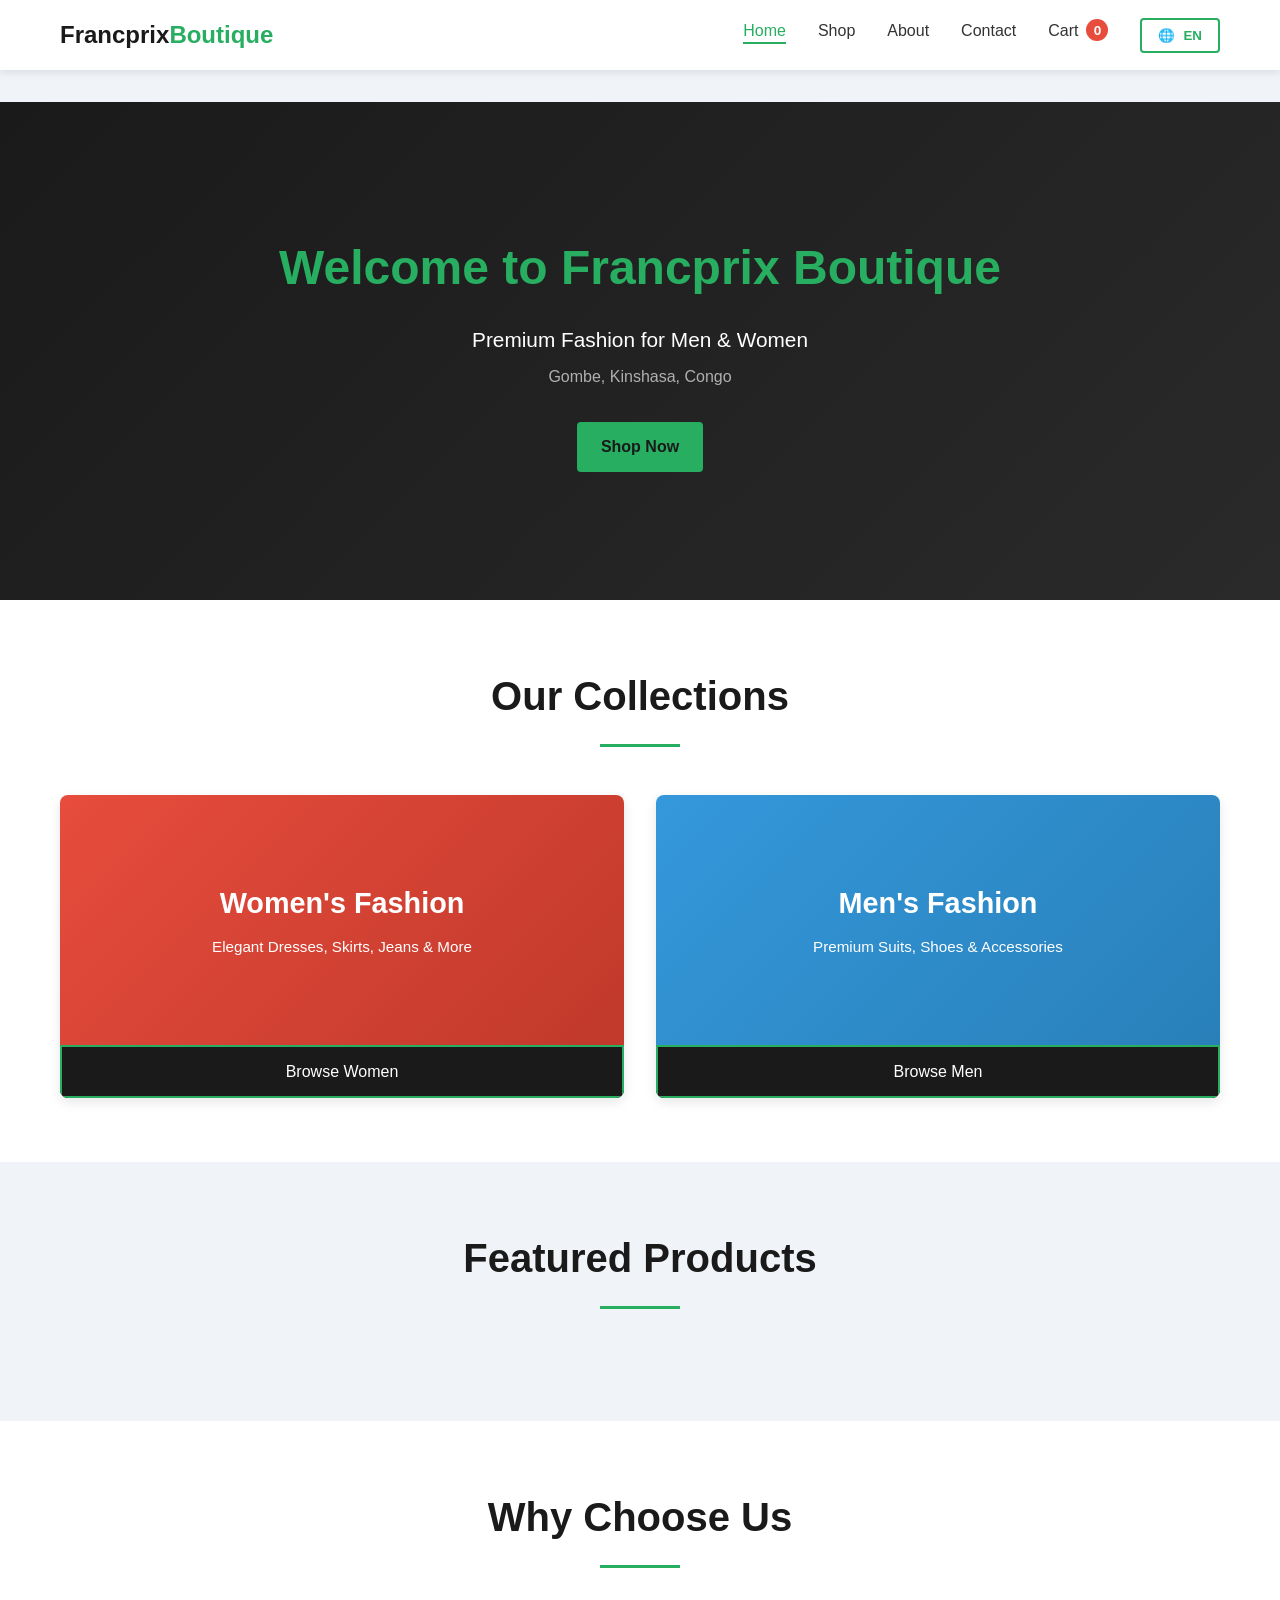
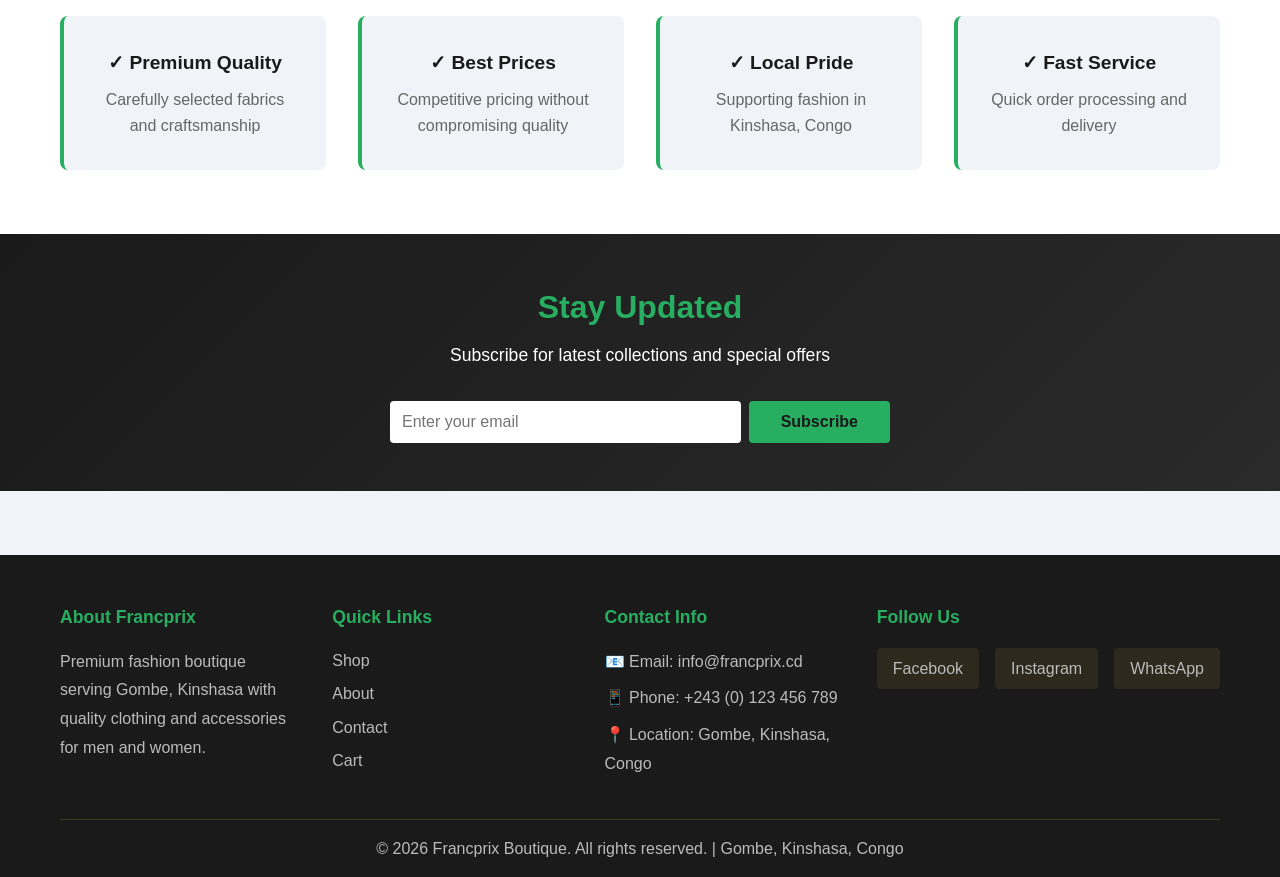
<file: index.html>
<!DOCTYPE html>
<html lang="en">
<head>
    <meta charset="UTF-8">
    <meta name="viewport" content="width=device-width, initial-scale=1.0">
    <title>Francprix Boutique - Premium Fashion | Gombe, Kinshasa</title>
    <link rel="stylesheet" href="css/style.css">
    <script src="js/translations.js"></script>
</head>
<body>
    <!-- Navigation Bar -->
    <nav class="navbar">
        <div class="container">
            <div class="nav-wrapper">
                <div class="logo">
                    <h1>Francprix<span>Boutique</span></h1>
                </div>
                <ul class="nav-menu">
                    <li><a href="index.html" class="active" data-i18n="nav-home">Home</a></li>
                    <li><a href="products.html" data-i18n="nav-shop">Shop</a></li>
                    <li><a href="about.html" data-i18n="nav-about">About</a></li>
                    <li><a href="contact.html" data-i18n="nav-contact">Contact</a></li>
                    <li><a href="cart.html" class="cart-link"><span data-i18n="nav-cart">Cart</span> <span class="cart-count">0</span></a></li>
                    <li class="language-selector">
                        <button class="lang-btn" onclick="toggleLanguageMenu()">🌐 <span id="current-lang">EN</span></button>
                        <div class="lang-menu" id="lang-menu">
                            <button onclick="setLanguage('en')" class="lang-option">English</button>
                            <button onclick="setLanguage('fr')" class="lang-option">Français</button>
                        </div>
                    </li>
                </ul>
                <div class="hamburger">
                    <span></span>
                    <span></span>
                    <span></span>
                </div>
            </div>
        </div>
    </nav>

    <!-- Hero Section -->
    <section class="hero">
        <div class="hero-content">
            <h2 data-i18n="hero-title">Welcome to Francprix Boutique</h2>
            <p data-i18n="hero-subtitle">Premium Fashion for Men & Women</p>
            <p class="location" data-i18n="hero-location">Gombe, Kinshasa, Congo</p>
            <a href="products.html" class="btn btn-primary" data-i18n="hero-btn">Shop Now</a>
        </div>
    </section>

    <!-- Featured Collections -->
    <section class="collections">
        <div class="container">
            <h2 class="section-title" data-i18n="collections-title">Our Collections</h2>
            <div class="collection-grid">
                <div class="collection-card">
                    <div class="collection-image women">
                        <h3>Women's Fashion</h3>
                        <p>Elegant Dresses, Skirts, Jeans & More</p>
                    </div>
                    <a href="products.html?category=women" class="btn btn-secondary">Browse Women</a>
                </div>
                <div class="collection-card">
                    <div class="collection-image men">
                        <h3>Men's Fashion</h3>
                        <p>Premium Suits, Shoes & Accessories</p>
                    </div>
                    <a href="products.html?category=men" class="btn btn-secondary">Browse Men</a>
                </div>
            </div>
        </div>
    </section>

    <!-- Featured Products -->
    <section class="featured">
        <div class="container">
            <h2 class="section-title">Featured Products</h2>
            <div class="products-grid" id="featured-products">
                <!-- Products loaded by JavaScript -->
            </div>
        </div>
    </section>

    <!-- Why Choose Us -->
    <section class="features">
        <div class="container">
            <h2 class="section-title">Why Choose Us</h2>
            <div class="features-grid">
                <div class="feature-item">
                    <h3>✓ Premium Quality</h3>
                    <p>Carefully selected fabrics and craftsmanship</p>
                </div>
                <div class="feature-item">
                    <h3>✓ Best Prices</h3>
                    <p>Competitive pricing without compromising quality</p>
                </div>
                <div class="feature-item">
                    <h3>✓ Local Pride</h3>
                    <p>Supporting fashion in Kinshasa, Congo</p>
                </div>
                <div class="feature-item">
                    <h3>✓ Fast Service</h3>
                    <p>Quick order processing and delivery</p>
                </div>
            </div>
        </div>
    </section>

    <!-- Newsletter -->
    <section class="newsletter">
        <div class="container">
            <h2>Stay Updated</h2>
            <p>Subscribe for latest collections and special offers</p>
            <form class="newsletter-form">
                <input type="email" placeholder="Enter your email" required>
                <button type="submit" class="btn btn-primary">Subscribe</button>
            </form>
        </div>
    </section>

    <!-- Footer -->
    <footer class="footer">
        <div class="container">
            <div class="footer-content">
                <div class="footer-section">
                    <h4>About Francprix</h4>
                    <p>Premium fashion boutique serving Gombe, Kinshasa with quality clothing and accessories for men and women.</p>
                </div>
                <div class="footer-section">
                    <h4>Quick Links</h4>
                    <ul>
                        <li><a href="products.html">Shop</a></li>
                        <li><a href="about.html">About</a></li>
                        <li><a href="contact.html">Contact</a></li>
                        <li><a href="cart.html">Cart</a></li>
                    </ul>
                </div>
                <div class="footer-section">
                    <h4>Contact Info</h4>
                    <p>📧 Email: info@francprix.cd</p>
                    <p>📱 Phone: +243 (0) 123 456 789</p>
                    <p>📍 Location: Gombe, Kinshasa, Congo</p>
                </div>
                <div class="footer-section">
                    <h4>Follow Us</h4>
                    <div class="social-links">
                        <a href="#">Facebook</a>
                        <a href="#">Instagram</a>
                        <a href="#">WhatsApp</a>
                    </div>
                </div>
            </div>
            <div class="footer-bottom">
                <p>&copy; 2026 Francprix Boutique. All rights reserved. | Gombe, Kinshasa, Congo</p>
            </div>
        </div>
    </footer>

    <script src="js/script.js"></script>
</body>
</html>
</file>
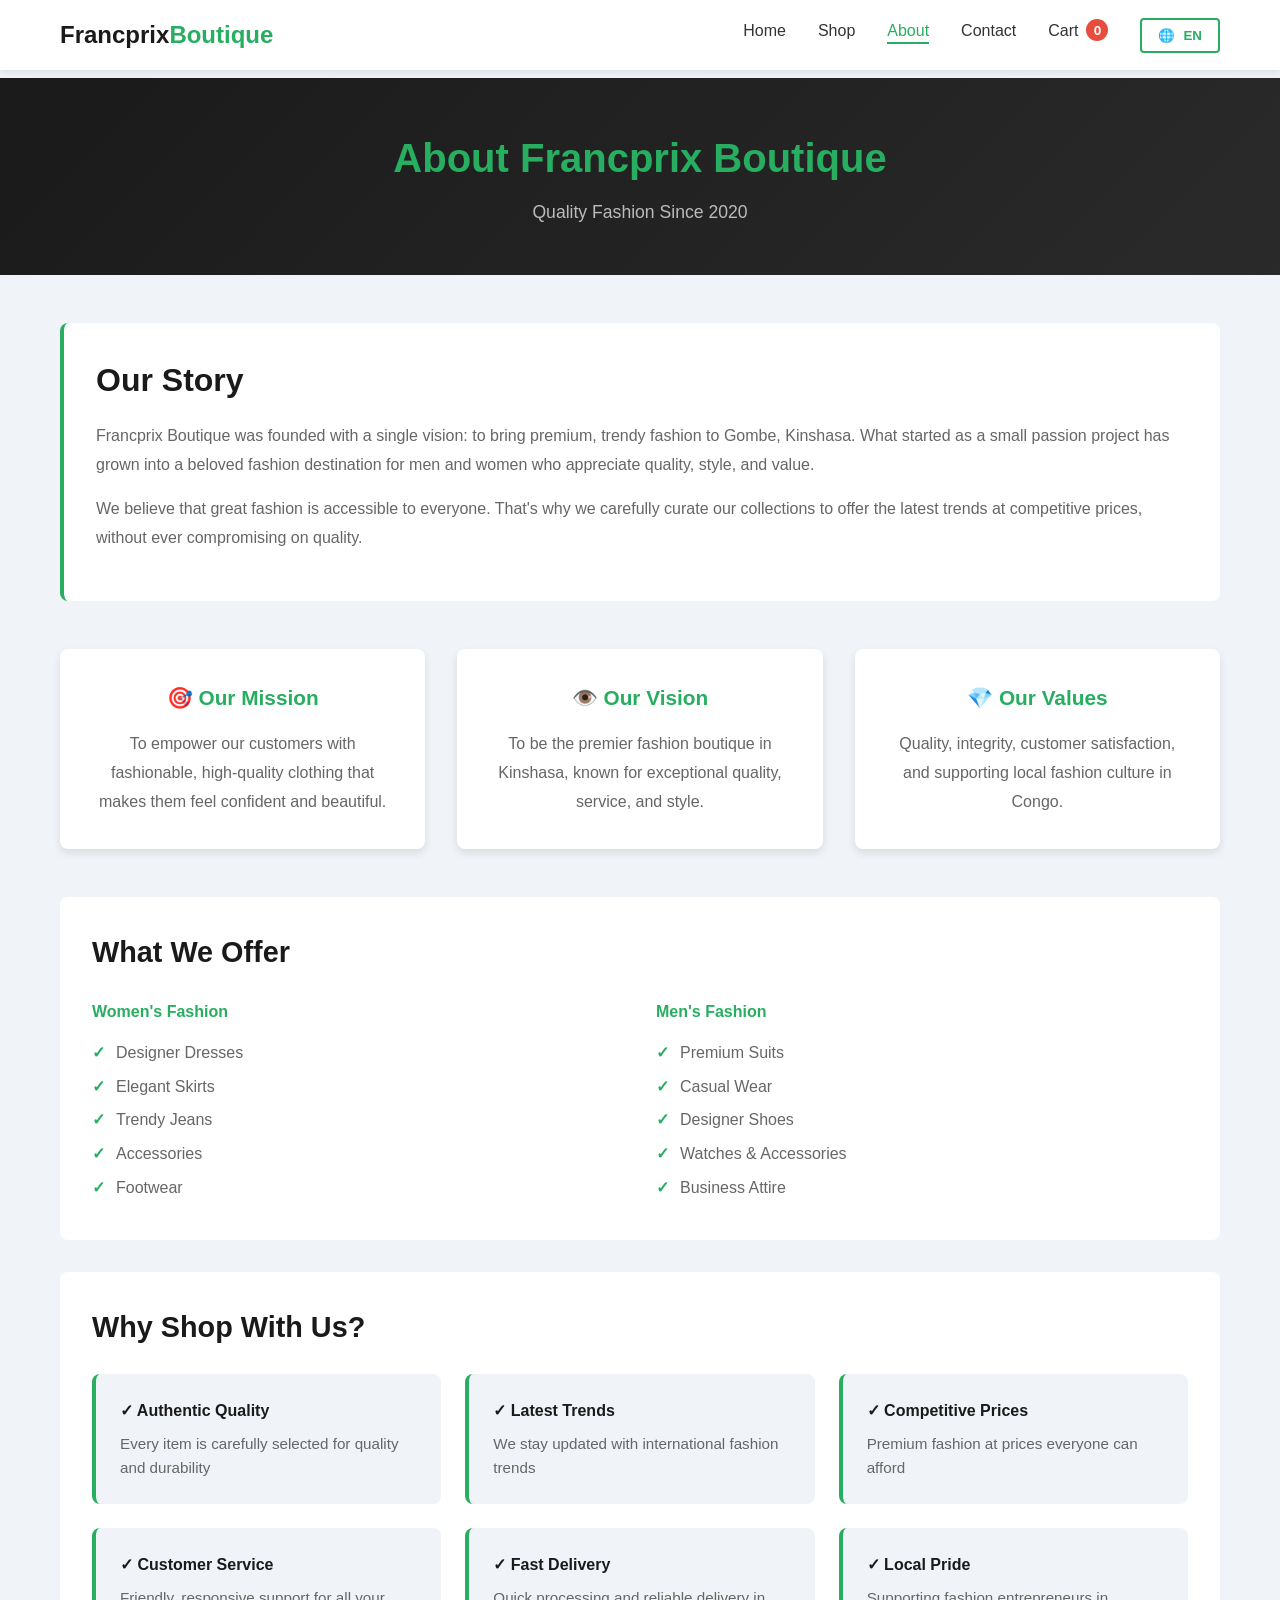
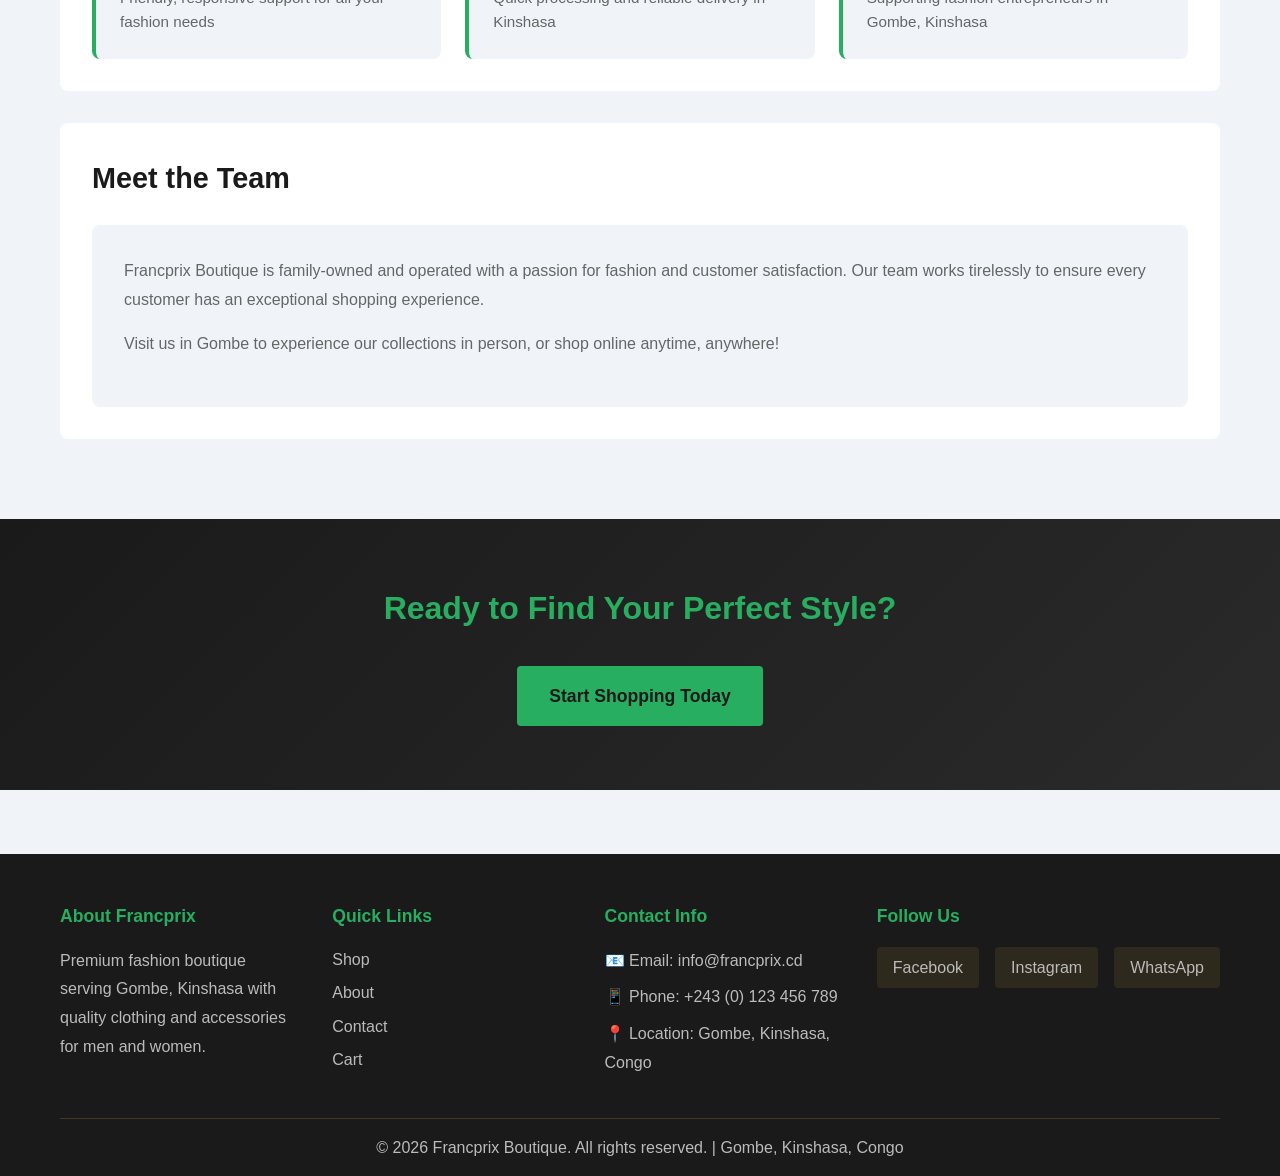
<file: about.html>
<!DOCTYPE html>
<html lang="en">
<head>
    <meta charset="UTF-8">
    <meta name="viewport" content="width=device-width, initial-scale=1.0">
    <title>About Us - Francprix Boutique</title>
    <link rel="stylesheet" href="css/style.css">
    <script src="js/translations.js"></script>
</head>
<body>
    <!-- Navigation Bar -->
    <nav class="navbar">
        <div class="container">
            <div class="nav-wrapper">
                <div class="logo">
                    <h1>Francprix<span>Boutique</span></h1>
                </div>
                <ul class="nav-menu">
                    <li><a href="index.html" data-i18n="nav-home">Home</a></li>
                    <li><a href="products.html" data-i18n="nav-shop">Shop</a></li>
                    <li><a href="about.html" class="active" data-i18n="nav-about">About</a></li>
                    <li><a href="contact.html" data-i18n="nav-contact">Contact</a></li>
                    <li><a href="cart.html" class="cart-link"><span data-i18n="nav-cart">Cart</span> <span class="cart-count">0</span></a></li>
                    <li class="language-selector">
                        <button class="lang-btn" onclick="toggleLanguageMenu()">🌐 <span id="current-lang">EN</span></button>
                        <div class="lang-menu" id="lang-menu">
                            <button onclick="setLanguage('en')" class="lang-option">English</button>
                            <button onclick="setLanguage('fr')" class="lang-option">Français</button>
                        </div>
                    </li>
                </ul>
                <div class="hamburger">
                    <span></span>
                    <span></span>
                    <span></span>
                </div>
            </div>
        </div>
    </nav>

    <!-- Page Header -->
    <section class="page-header">
        <h1>About Francprix Boutique</h1>
        <p>Quality Fashion Since 2020</p>
    </section>

    <!-- About Content -->
    <section class="about">
        <div class="container">
            <div class="about-intro">
                <h2>Our Story</h2>
                <p>Francprix Boutique was founded with a single vision: to bring premium, trendy fashion to Gombe, Kinshasa. What started as a small passion project has grown into a beloved fashion destination for men and women who appreciate quality, style, and value.</p>
                <p>We believe that great fashion is accessible to everyone. That's why we carefully curate our collections to offer the latest trends at competitive prices, without ever compromising on quality.</p>
            </div>

            <div class="about-grid">
                <div class="about-card">
                    <h3>🎯 Our Mission</h3>
                    <p>To empower our customers with fashionable, high-quality clothing that makes them feel confident and beautiful.</p>
                </div>
                <div class="about-card">
                    <h3>👁️ Our Vision</h3>
                    <p>To be the premier fashion boutique in Kinshasa, known for exceptional quality, service, and style.</p>
                </div>
                <div class="about-card">
                    <h3>💎 Our Values</h3>
                    <p>Quality, integrity, customer satisfaction, and supporting local fashion culture in Congo.</p>
                </div>
            </div>

            <div class="about-section">
                <h2>What We Offer</h2>
                <div class="offerings-grid">
                    <div class="offering-item">
                        <h4>Women's Fashion</h4>
                        <ul>
                            <li>Designer Dresses</li>
                            <li>Elegant Skirts</li>
                            <li>Trendy Jeans</li>
                            <li>Accessories</li>
                            <li>Footwear</li>
                        </ul>
                    </div>
                    <div class="offering-item">
                        <h4>Men's Fashion</h4>
                        <ul>
                            <li>Premium Suits</li>
                            <li>Casual Wear</li>
                            <li>Designer Shoes</li>
                            <li>Watches & Accessories</li>
                            <li>Business Attire</li>
                        </ul>
                    </div>
                </div>
            </div>

            <div class="about-section">
                <h2>Why Shop With Us?</h2>
                <div class="reasons-grid">
                    <div class="reason-item">
                        <h4>✓ Authentic Quality</h4>
                        <p>Every item is carefully selected for quality and durability</p>
                    </div>
                    <div class="reason-item">
                        <h4>✓ Latest Trends</h4>
                        <p>We stay updated with international fashion trends</p>
                    </div>
                    <div class="reason-item">
                        <h4>✓ Competitive Prices</h4>
                        <p>Premium fashion at prices everyone can afford</p>
                    </div>
                    <div class="reason-item">
                        <h4>✓ Customer Service</h4>
                        <p>Friendly, responsive support for all your fashion needs</p>
                    </div>
                    <div class="reason-item">
                        <h4>✓ Fast Delivery</h4>
                        <p>Quick processing and reliable delivery in Kinshasa</p>
                    </div>
                    <div class="reason-item">
                        <h4>✓ Local Pride</h4>
                        <p>Supporting fashion entrepreneurs in Gombe, Kinshasa</p>
                    </div>
                </div>
            </div>

            <div class="about-section">
                <h2>Meet the Team</h2>
                <div class="team-info">
                    <p>Francprix Boutique is family-owned and operated with a passion for fashion and customer satisfaction. Our team works tirelessly to ensure every customer has an exceptional shopping experience.</p>
                    <p>Visit us in Gombe to experience our collections in person, or shop online anytime, anywhere!</p>
                </div>
            </div>
        </div>
    </section>

    <!-- CTA Section -->
    <section class="cta">
        <div class="container">
            <h2>Ready to Find Your Perfect Style?</h2>
            <a href="products.html" class="btn btn-primary btn-large">Start Shopping Today</a>
        </div>
    </section>

    <!-- Footer -->
    <footer class="footer">
        <div class="container">
            <div class="footer-content">
                <div class="footer-section">
                    <h4>About Francprix</h4>
                    <p>Premium fashion boutique serving Gombe, Kinshasa with quality clothing and accessories for men and women.</p>
                </div>
                <div class="footer-section">
                    <h4>Quick Links</h4>
                    <ul>
                        <li><a href="products.html">Shop</a></li>
                        <li><a href="about.html">About</a></li>
                        <li><a href="contact.html">Contact</a></li>
                        <li><a href="cart.html">Cart</a></li>
                    </ul>
                </div>
                <div class="footer-section">
                    <h4>Contact Info</h4>
                    <p>📧 Email: info@francprix.cd</p>
                    <p>📱 Phone: +243 (0) 123 456 789</p>
                    <p>📍 Location: Gombe, Kinshasa, Congo</p>
                </div>
                <div class="footer-section">
                    <h4>Follow Us</h4>
                    <div class="social-links">
                        <a href="#">Facebook</a>
                        <a href="#">Instagram</a>
                        <a href="#">WhatsApp</a>
                    </div>
                </div>
            </div>
            <div class="footer-bottom">
                <p>&copy; 2026 Francprix Boutique. All rights reserved. | Gombe, Kinshasa, Congo</p>
            </div>
        </div>
    </footer>

    <script src="js/script.js"></script>
</body>
</html>
</file>
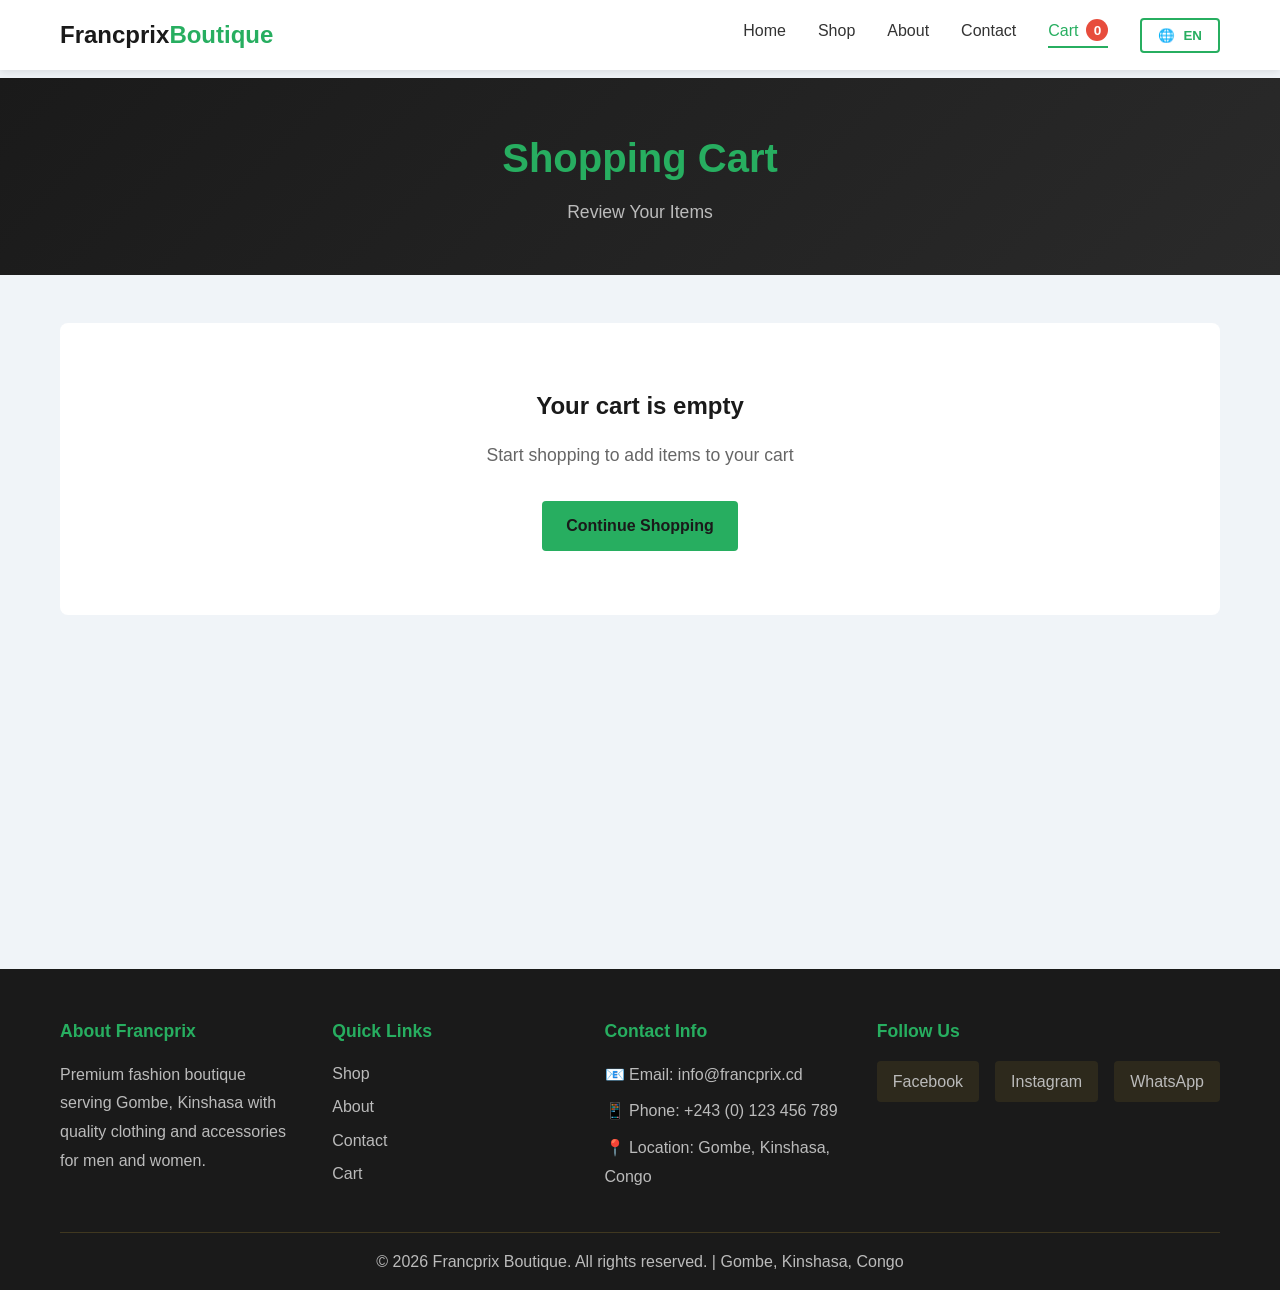
<file: cart.html>
<!DOCTYPE html>
<html lang="en">
<head>
    <meta charset="UTF-8">
    <meta name="viewport" content="width=device-width, initial-scale=1.0">
    <title>Shopping Cart - Francprix Boutique</title>
    <link rel="stylesheet" href="css/style.css">
    <script src="js/translations.js"></script>
</head>
<body>
    <!-- Navigation Bar -->
    <nav class="navbar">
        <div class="container">
            <div class="nav-wrapper">
                <div class="logo">
                    <h1>Francprix<span>Boutique</span></h1>
                </div>
                <ul class="nav-menu">
                    <li><a href="index.html" data-i18n="nav-home">Home</a></li>
                    <li><a href="products.html" data-i18n="nav-shop">Shop</a></li>
                    <li><a href="about.html" data-i18n="nav-about">About</a></li>
                    <li><a href="contact.html" data-i18n="nav-contact">Contact</a></li>
                    <li><a href="cart.html" class="active cart-link"><span data-i18n="nav-cart">Cart</span> <span class="cart-count">0</span></a></li>
                    <li class="language-selector">
                        <button class="lang-btn" onclick="toggleLanguageMenu()">🌐 <span id="current-lang">EN</span></button>
                        <div class="lang-menu" id="lang-menu">
                            <button onclick="setLanguage('en')" class="lang-option">English</button>
                            <button onclick="setLanguage('fr')" class="lang-option">Français</button>
                        </div>
                    </li>
                </ul>
                <div class="hamburger">
                    <span></span>
                    <span></span>
                    <span></span>
                </div>
            </div>
        </div>
    </nav>

    <!-- Page Header -->
    <section class="page-header">
        <h1>Shopping Cart</h1>
        <p>Review Your Items</p>
    </section>

    <!-- Cart Content -->
    <section class="cart-section">
        <div class="container">
            <div id="empty-cart" class="empty-cart">
                <h2>Your cart is empty</h2>
                <p>Start shopping to add items to your cart</p>
                <a href="products.html" class="btn btn-primary">Continue Shopping</a>
            </div>

            <div id="cart-content" class="cart-content" style="display: none;">
                <div class="cart-wrapper">
                    <!-- Cart Items -->
                    <div class="cart-items">
                        <table class="cart-table">
                            <thead>
                                <tr>
                                    <th>Product</th>
                                    <th>Price</th>
                                    <th>Quantity</th>
                                    <th>Total</th>
                                    <th>Action</th>
                                </tr>
                            </thead>
                            <tbody id="cart-items-body">
                                <!-- Cart items loaded by JavaScript -->
                            </tbody>
                        </table>
                    </div>

                    <!-- Cart Summary -->
                    <aside class="cart-summary">
                        <div class="summary-card">
                            <h3>Order Summary</h3>
                            <div class="summary-row">
                                <span>Subtotal:</span>
                                <span id="subtotal">0 FC</span>
                            </div>
                            <div class="summary-row">
                                <span>Shipping:</span>
                                <span id="shipping">0 FC</span>
                            </div>
                            <div class="summary-row">
                                <span>Tax (5%):</span>
                                <span id="tax">0 FC</span>
                            </div>
                            <hr>
                            <div class="summary-row total">
                                <span>Total:</span>
                                <span id="total">0 FC</span>
                            </div>
                            <button class="btn btn-primary btn-full" onclick="proceedToCheckout()">Proceed to Checkout</button>
                            <a href="products.html" class="btn btn-secondary btn-full">Continue Shopping</a>
                        </div>

                        <div class="promo-card">
                            <h4>Promo Code</h4>
                            <input type="text" id="promo-code" placeholder="Enter code">
                            <button class="btn btn-secondary btn-full" onclick="applyPromo()">Apply</button>
                        </div>
                    </aside>
                </div>
            </div>
        </div>
    </section>

    <!-- Footer -->
    <footer class="footer">
        <div class="container">
            <div class="footer-content">
                <div class="footer-section">
                    <h4>About Francprix</h4>
                    <p>Premium fashion boutique serving Gombe, Kinshasa with quality clothing and accessories for men and women.</p>
                </div>
                <div class="footer-section">
                    <h4>Quick Links</h4>
                    <ul>
                        <li><a href="products.html">Shop</a></li>
                        <li><a href="about.html">About</a></li>
                        <li><a href="contact.html">Contact</a></li>
                        <li><a href="cart.html">Cart</a></li>
                    </ul>
                </div>
                <div class="footer-section">
                    <h4>Contact Info</h4>
                    <p>📧 Email: info@francprix.cd</p>
                    <p>📱 Phone: +243 (0) 123 456 789</p>
                    <p>📍 Location: Gombe, Kinshasa, Congo</p>
                </div>
                <div class="footer-section">
                    <h4>Follow Us</h4>
                    <div class="social-links">
                        <a href="#">Facebook</a>
                        <a href="#">Instagram</a>
                        <a href="#">WhatsApp</a>
                    </div>
                </div>
            </div>
            <div class="footer-bottom">
                <p>&copy; 2026 Francprix Boutique. All rights reserved. | Gombe, Kinshasa, Congo</p>
            </div>
        </div>
    </footer>

    <script src="js/script.js"></script>
    <script src="js/cart.js"></script>
</body>
</html>
</file>
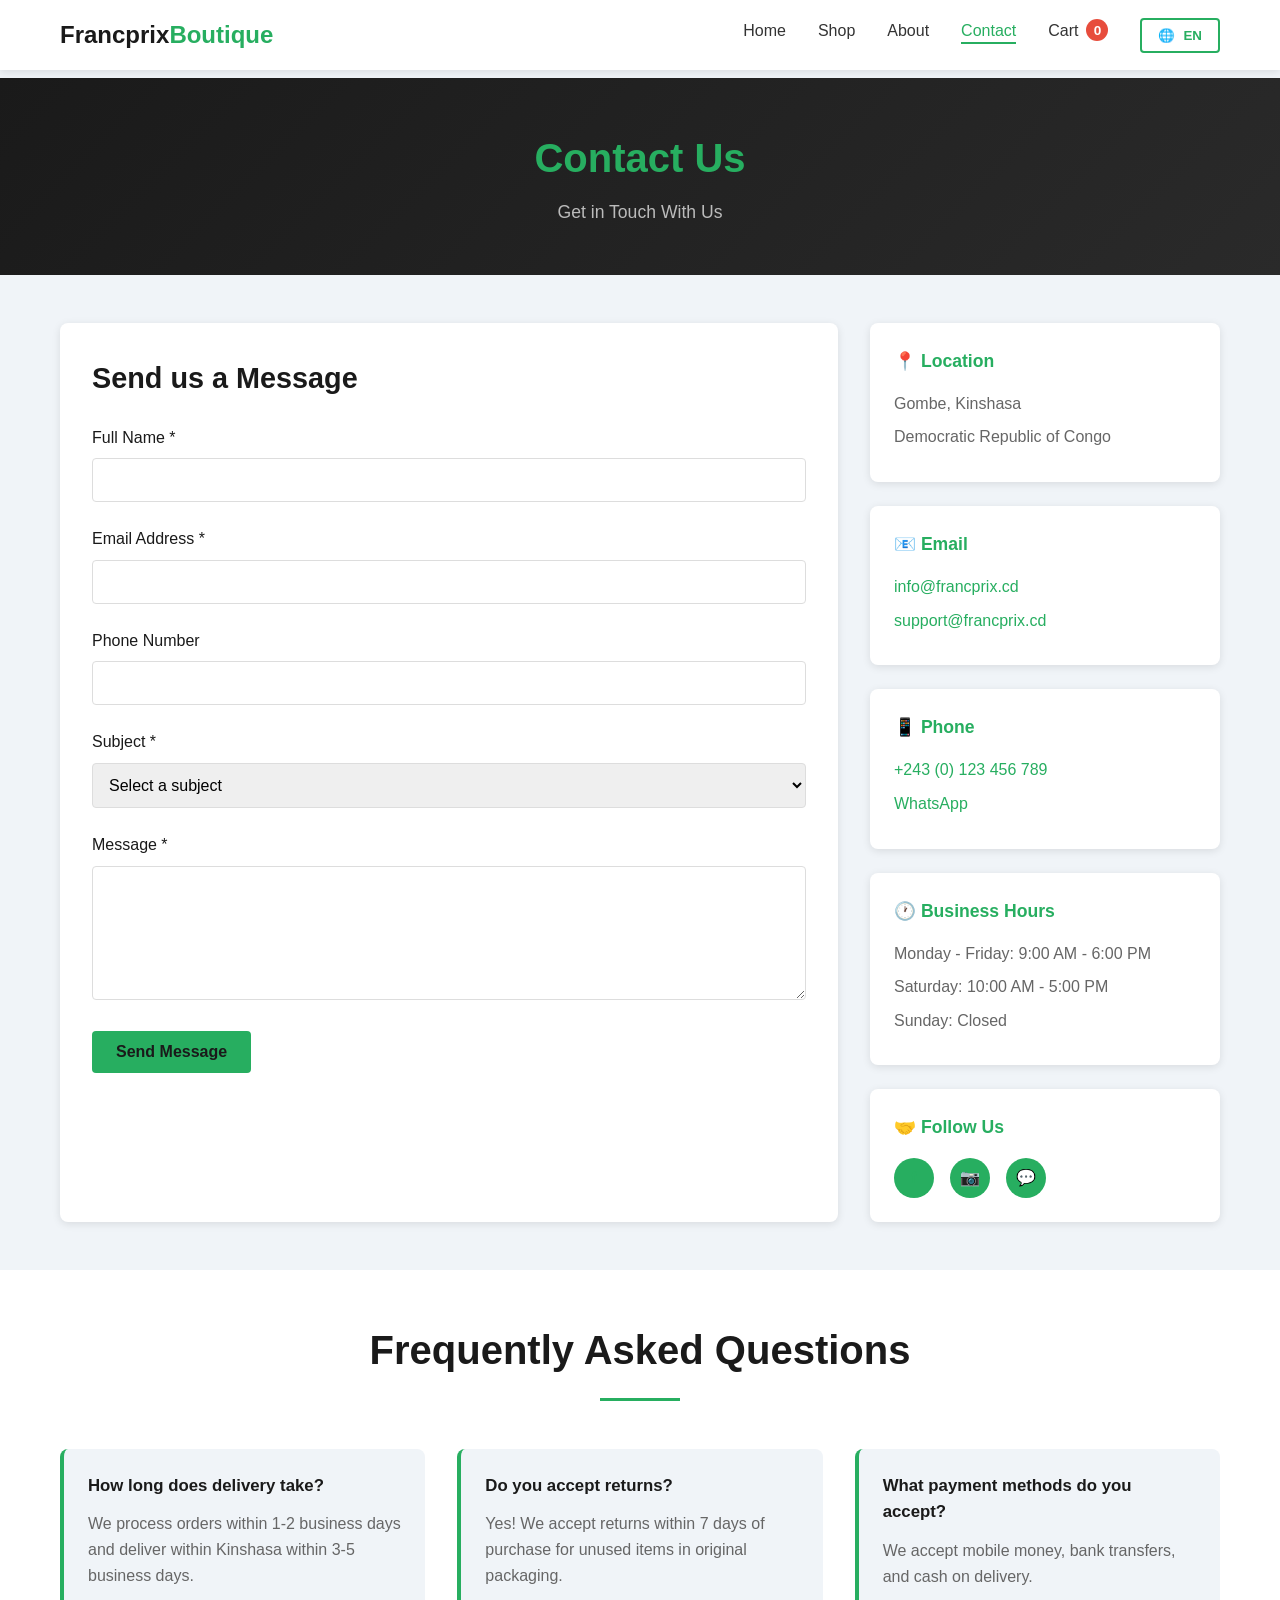
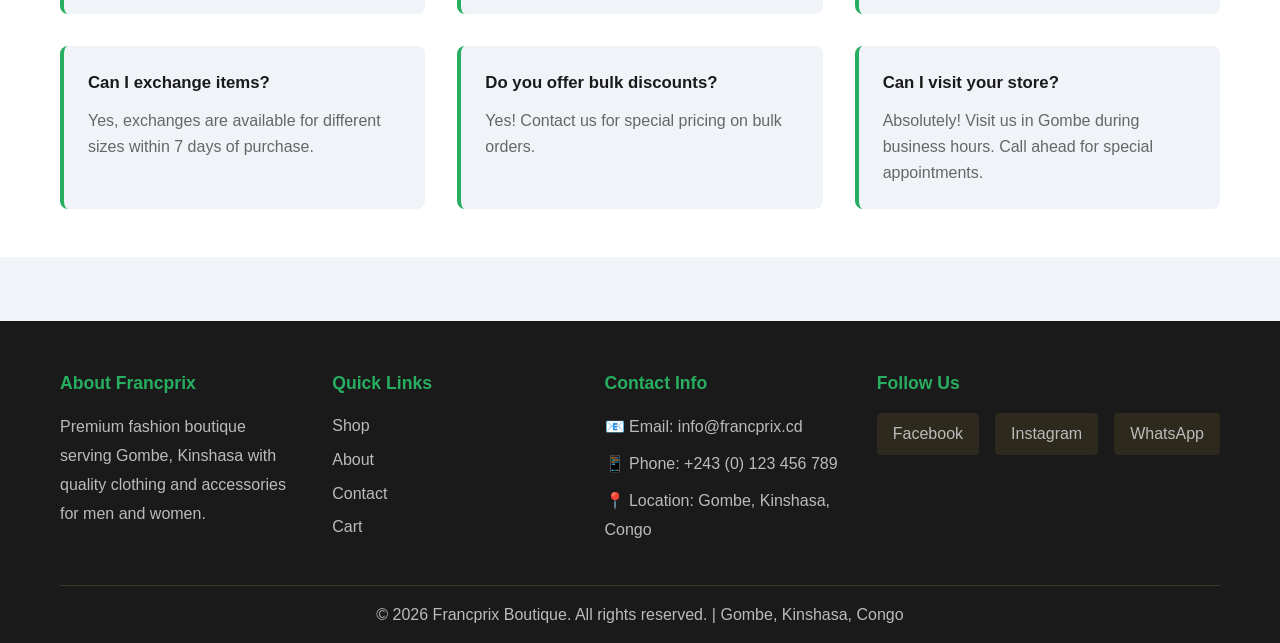
<file: contact.html>
<!DOCTYPE html>
<html lang="en">
<head>
    <meta charset="UTF-8">
    <meta name="viewport" content="width=device-width, initial-scale=1.0">
    <title>Contact Us - Francprix Boutique</title>
    <link rel="stylesheet" href="css/style.css">
    <script src="js/translations.js"></script>
</head>
<body>
    <!-- Navigation Bar -->
    <nav class="navbar">
        <div class="container">
            <div class="nav-wrapper">
                <div class="logo">
                    <h1>Francprix<span>Boutique</span></h1>
                </div>
                <ul class="nav-menu">
                    <li><a href="index.html" data-i18n="nav-home">Home</a></li>
                    <li><a href="products.html" data-i18n="nav-shop">Shop</a></li>
                    <li><a href="about.html" data-i18n="nav-about">About</a></li>
                    <li><a href="contact.html" class="active" data-i18n="nav-contact">Contact</a></li>
                    <li><a href="cart.html" class="cart-link"><span data-i18n="nav-cart">Cart</span> <span class="cart-count">0</span></a></li>
                    <li class="language-selector">
                        <button class="lang-btn" onclick="toggleLanguageMenu()">🌐 <span id="current-lang">EN</span></button>
                        <div class="lang-menu" id="lang-menu">
                            <button onclick="setLanguage('en')" class="lang-option">English</button>
                            <button onclick="setLanguage('fr')" class="lang-option">Français</button>
                        </div>
                    </li>
                </ul>
                <div class="hamburger">
                    <span></span>
                    <span></span>
                    <span></span>
                </div>
            </div>
        </div>
    </nav>

    <!-- Page Header -->
    <section class="page-header">
        <h1>Contact Us</h1>
        <p>Get in Touch With Us</p>
    </section>

    <!-- Contact Content -->
    <section class="contact">
        <div class="container">
            <div class="contact-wrapper">
                <!-- Contact Form -->
                <div class="contact-form-section">
                    <h2>Send us a Message</h2>
                    <form class="contact-form" onsubmit="handleContactForm(event)">
                        <div class="form-group">
                            <label for="name">Full Name *</label>
                            <input type="text" id="name" name="name" required>
                        </div>

                        <div class="form-group">
                            <label for="email">Email Address *</label>
                            <input type="email" id="email" name="email" required>
                        </div>

                        <div class="form-group">
                            <label for="phone">Phone Number</label>
                            <input type="tel" id="phone" name="phone">
                        </div>

                        <div class="form-group">
                            <label for="subject">Subject *</label>
                            <select id="subject" name="subject" required>
                                <option value="">Select a subject</option>
                                <option value="product-inquiry">Product Inquiry</option>
                                <option value="order-issue">Order Issue</option>
                                <option value="feedback">Feedback</option>
                                <option value="partnership">Partnership</option>
                                <option value="other">Other</option>
                            </select>
                        </div>

                        <div class="form-group">
                            <label for="message">Message *</label>
                            <textarea id="message" name="message" rows="6" required></textarea>
                        </div>

                        <button type="submit" class="btn btn-primary">Send Message</button>
                    </form>
                    <div id="form-message" class="form-message"></div>
                </div>

                <!-- Contact Information -->
                <aside class="contact-info">
                    <div class="info-card">
                        <h3>📍 Location</h3>
                        <p>Gombe, Kinshasa</p>
                        <p>Democratic Republic of Congo</p>
                    </div>

                    <div class="info-card">
                        <h3>📧 Email</h3>
                        <p><a href="mailto:info@francprix.cd">info@francprix.cd</a></p>
                        <p><a href="mailto:support@francprix.cd">support@francprix.cd</a></p>
                    </div>

                    <div class="info-card">
                        <h3>📱 Phone</h3>
                        <p><a href="tel:+243123456789">+243 (0) 123 456 789</a></p>
                        <p><a href="https://wa.me/243123456789" target="_blank">WhatsApp</a></p>
                    </div>

                    <div class="info-card">
                        <h3>🕐 Business Hours</h3>
                        <p>Monday - Friday: 9:00 AM - 6:00 PM</p>
                        <p>Saturday: 10:00 AM - 5:00 PM</p>
                        <p>Sunday: Closed</p>
                    </div>

                    <div class="info-card">
                        <h3>🤝 Follow Us</h3>
                        <div class="social-icons">
                            <a href="#" class="social-icon">f</a>
                            <a href="#" class="social-icon">📷</a>
                            <a href="#" class="social-icon">💬</a>
                        </div>
                    </div>
                </aside>
            </div>
        </div>
    </section>

    <!-- FAQ Section -->
    <section class="faq">
        <div class="container">
            <h2 class="section-title">Frequently Asked Questions</h2>
            <div class="faq-grid">
                <div class="faq-item">
                    <h4>How long does delivery take?</h4>
                    <p>We process orders within 1-2 business days and deliver within Kinshasa within 3-5 business days.</p>
                </div>
                <div class="faq-item">
                    <h4>Do you accept returns?</h4>
                    <p>Yes! We accept returns within 7 days of purchase for unused items in original packaging.</p>
                </div>
                <div class="faq-item">
                    <h4>What payment methods do you accept?</h4>
                    <p>We accept mobile money, bank transfers, and cash on delivery.</p>
                </div>
                <div class="faq-item">
                    <h4>Can I exchange items?</h4>
                    <p>Yes, exchanges are available for different sizes within 7 days of purchase.</p>
                </div>
                <div class="faq-item">
                    <h4>Do you offer bulk discounts?</h4>
                    <p>Yes! Contact us for special pricing on bulk orders.</p>
                </div>
                <div class="faq-item">
                    <h4>Can I visit your store?</h4>
                    <p>Absolutely! Visit us in Gombe during business hours. Call ahead for special appointments.</p>
                </div>
            </div>
        </div>
    </section>

    <!-- Footer -->
    <footer class="footer">
        <div class="container">
            <div class="footer-content">
                <div class="footer-section">
                    <h4>About Francprix</h4>
                    <p>Premium fashion boutique serving Gombe, Kinshasa with quality clothing and accessories for men and women.</p>
                </div>
                <div class="footer-section">
                    <h4>Quick Links</h4>
                    <ul>
                        <li><a href="products.html">Shop</a></li>
                        <li><a href="about.html">About</a></li>
                        <li><a href="contact.html">Contact</a></li>
                        <li><a href="cart.html">Cart</a></li>
                    </ul>
                </div>
                <div class="footer-section">
                    <h4>Contact Info</h4>
                    <p>📧 Email: info@francprix.cd</p>
                    <p>📱 Phone: +243 (0) 123 456 789</p>
                    <p>📍 Location: Gombe, Kinshasa, Congo</p>
                </div>
                <div class="footer-section">
                    <h4>Follow Us</h4>
                    <div class="social-links">
                        <a href="#">Facebook</a>
                        <a href="#">Instagram</a>
                        <a href="#">WhatsApp</a>
                    </div>
                </div>
            </div>
            <div class="footer-bottom">
                <p>&copy; 2026 Francprix Boutique. All rights reserved. | Gombe, Kinshasa, Congo</p>
            </div>
        </div>
    </footer>

    <script src="js/script.js"></script>
    <script src="js/contact.js"></script>
</body>
</html>
</file>
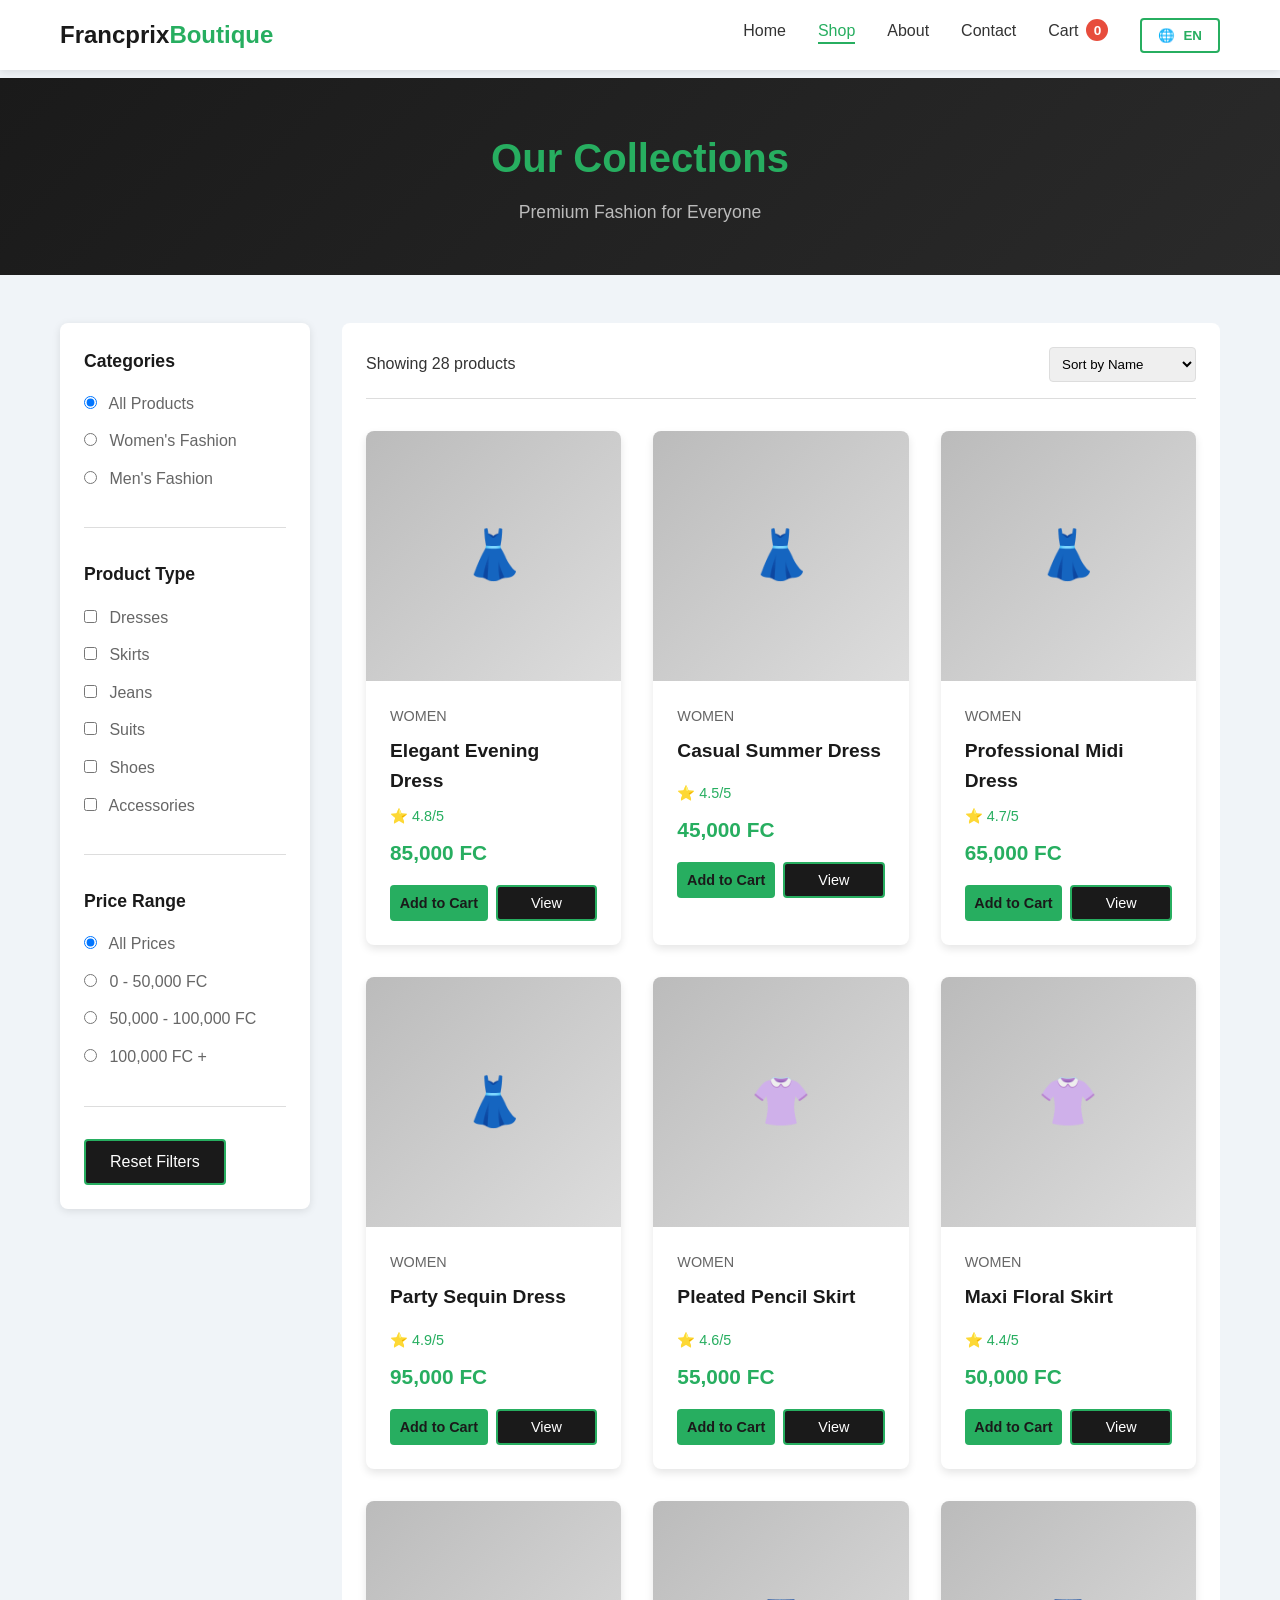
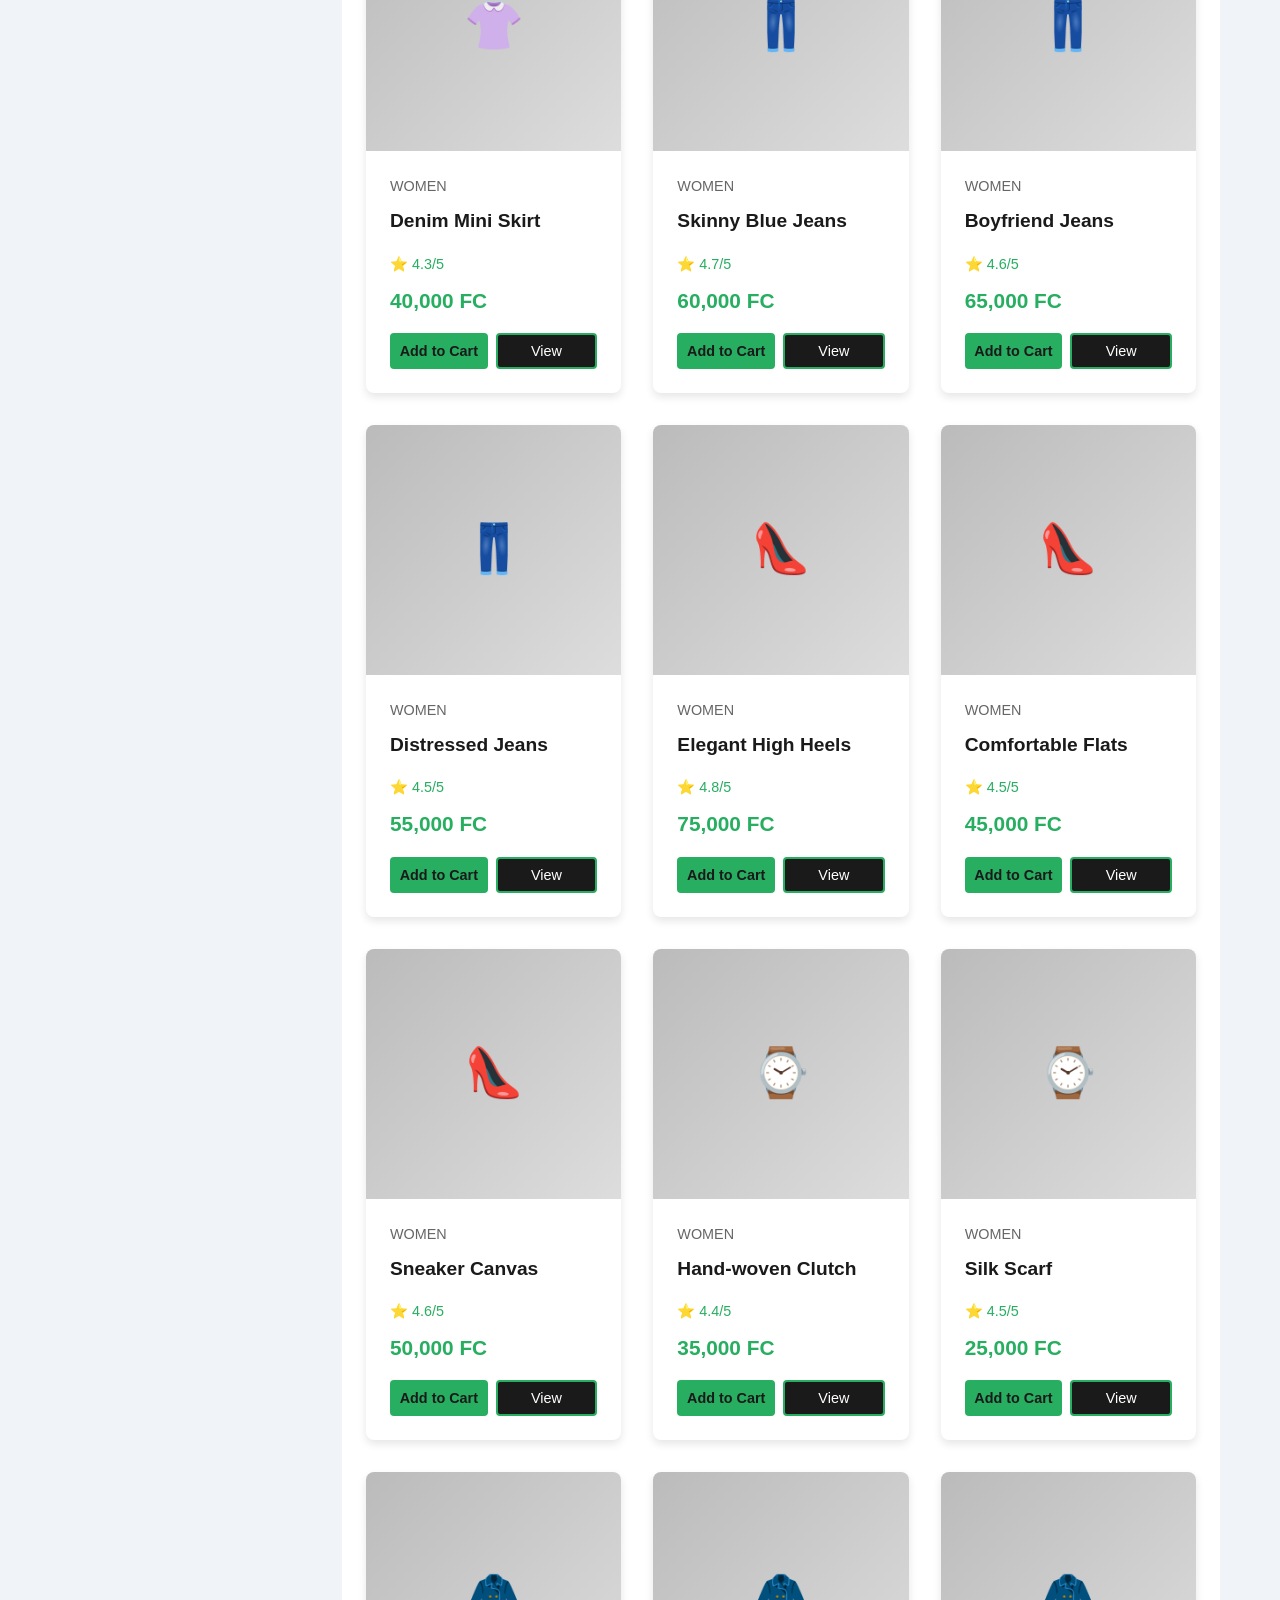
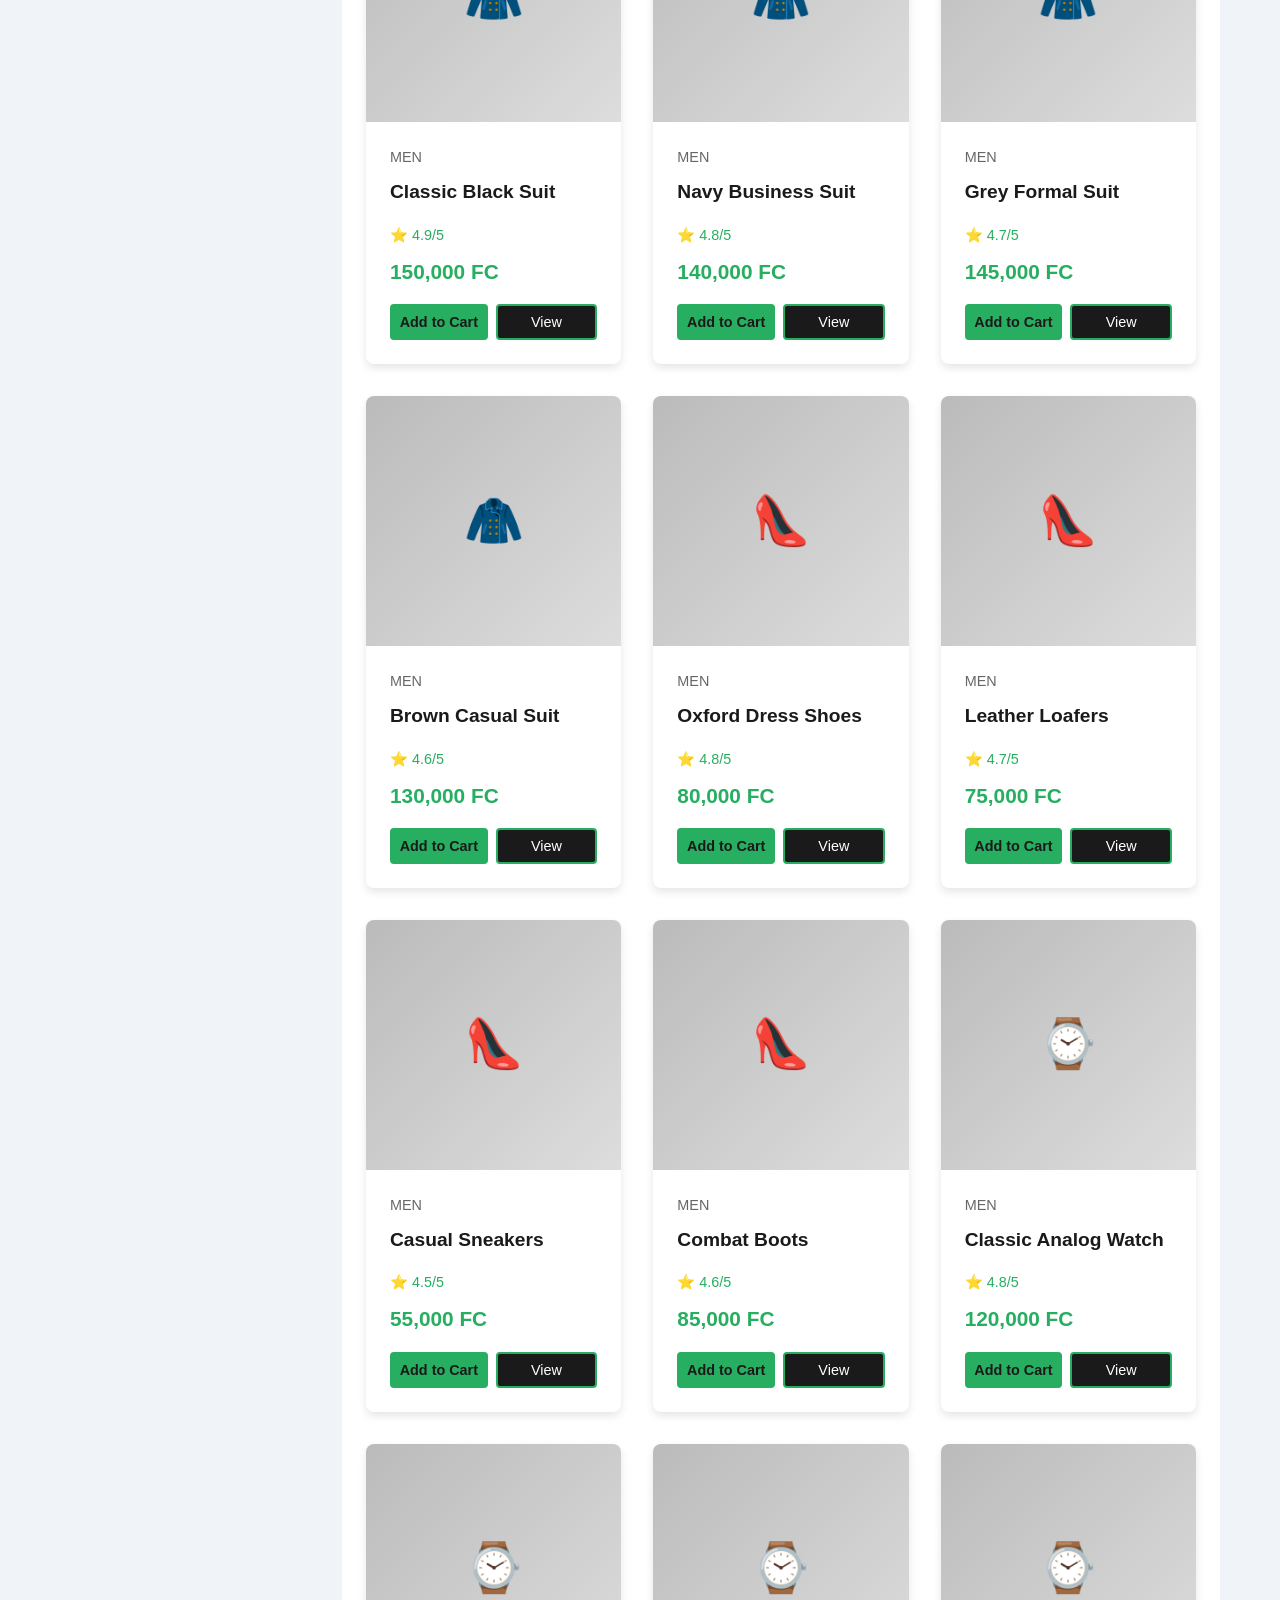
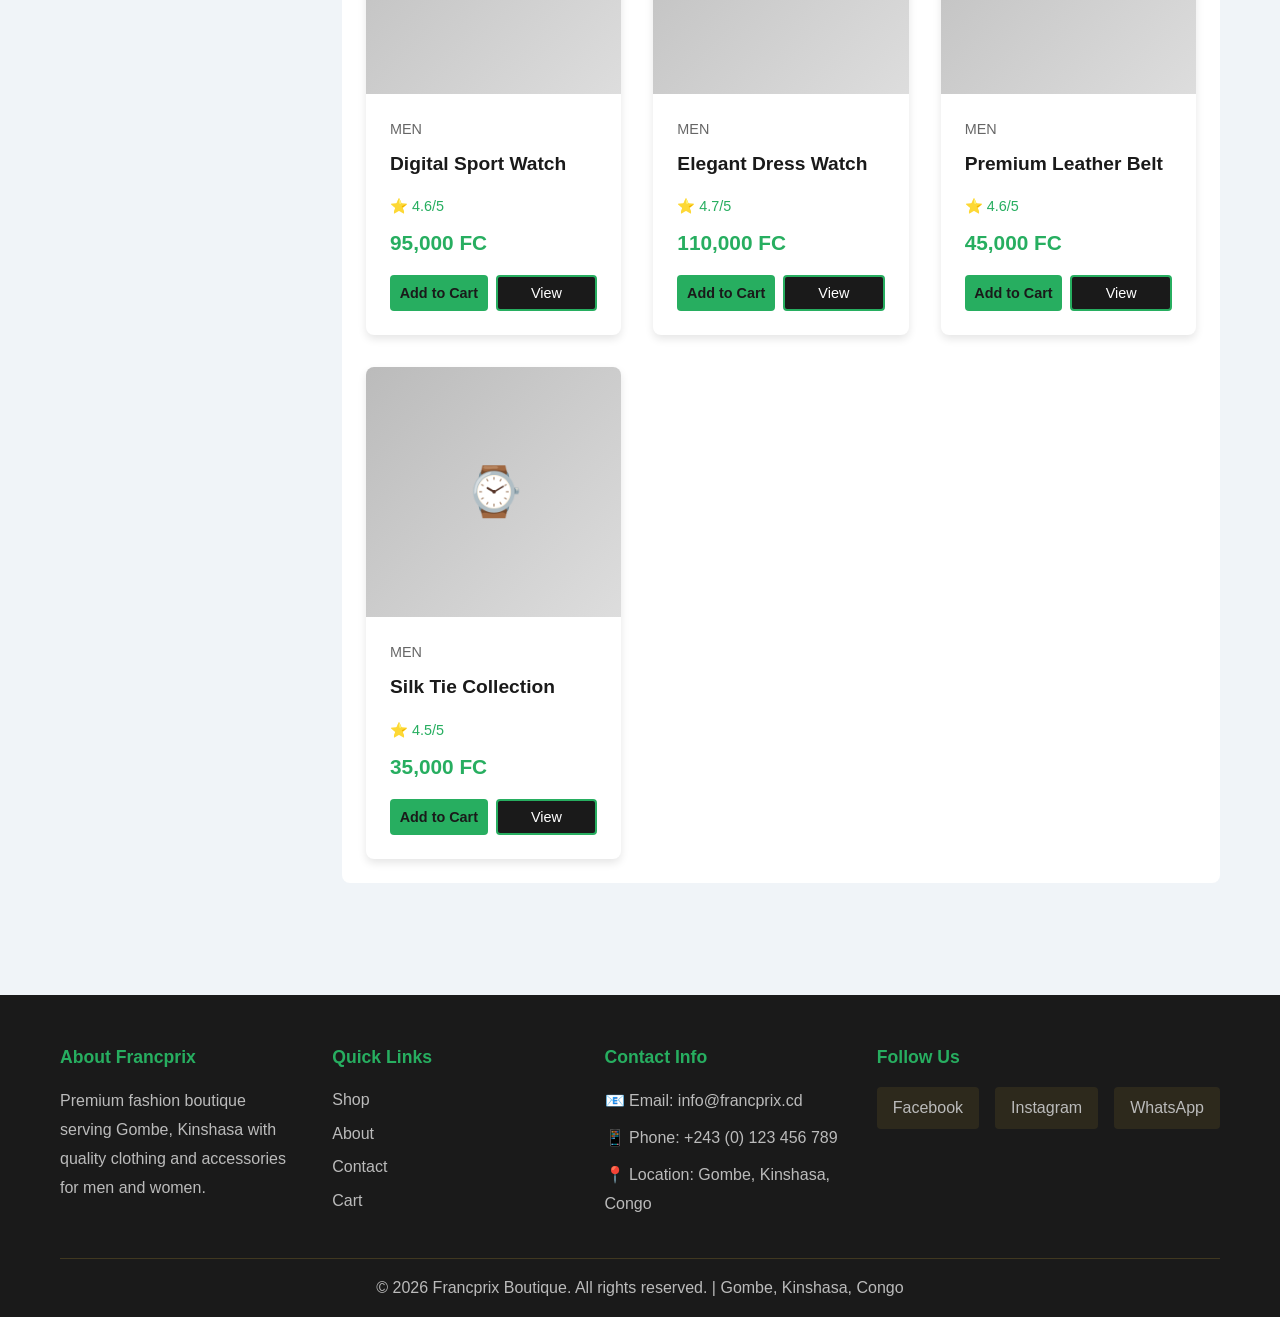
<file: products.html>
<!DOCTYPE html>
<html lang="en">
<head>
    <meta charset="UTF-8">
    <meta name="viewport" content="width=device-width, initial-scale=1.0">
    <title>Shop - Francprix Boutique</title>
    <link rel="stylesheet" href="css/style.css">
    <script src="js/translations.js"></script>
</head>
<body>
    <!-- Navigation Bar -->
    <nav class="navbar">
        <div class="container">
            <div class="nav-wrapper">
                <div class="logo">
                    <h1>Francprix<span>Boutique</span></h1>
                </div>
                <ul class="nav-menu">
                    <li><a href="index.html" data-i18n="nav-home">Home</a></li>
                    <li><a href="products.html" class="active" data-i18n="nav-shop">Shop</a></li>
                    <li><a href="about.html" data-i18n="nav-about">About</a></li>
                    <li><a href="contact.html" data-i18n="nav-contact">Contact</a></li>
                    <li><a href="cart.html" class="cart-link"><span data-i18n="nav-cart">Cart</span> <span class="cart-count">0</span></a></li>
                    <li class="language-selector">
                        <button class="lang-btn" onclick="toggleLanguageMenu()">🌐 <span id="current-lang">EN</span></button>
                        <div class="lang-menu" id="lang-menu">
                            <button onclick="setLanguage('en')" class="lang-option">English</button>
                            <button onclick="setLanguage('fr')" class="lang-option">Français</button>
                        </div>
                    </li>
                </ul>
                <div class="hamburger">
                    <span></span>
                    <span></span>
                    <span></span>
                </div>
            </div>
        </div>
    </nav>

    <!-- Page Header -->
    <section class="page-header">
        <h1>Our Collections</h1>
        <p>Premium Fashion for Everyone</p>
    </section>

    <!-- Shop Section -->
    <section class="shop">
        <div class="container">
            <div class="shop-wrapper">
                <!-- Sidebar Filters -->
                <aside class="shop-sidebar">
                    <div class="filter-group">
                        <h3>Categories</h3>
                        <label><input type="radio" name="category" value="all" checked> All Products</label>
                        <label><input type="radio" name="category" value="women"> Women's Fashion</label>
                        <label><input type="radio" name="category" value="men"> Men's Fashion</label>
                    </div>

                    <div class="filter-group">
                        <h3>Product Type</h3>
                        <label><input type="checkbox" class="product-type" value="dresses"> Dresses</label>
                        <label><input type="checkbox" class="product-type" value="skirts"> Skirts</label>
                        <label><input type="checkbox" class="product-type" value="jeans"> Jeans</label>
                        <label><input type="checkbox" class="product-type" value="suits"> Suits</label>
                        <label><input type="checkbox" class="product-type" value="shoes"> Shoes</label>
                        <label><input type="checkbox" class="product-type" value="accessories"> Accessories</label>
                    </div>

                    <div class="filter-group">
                        <h3>Price Range</h3>
                        <label><input type="radio" name="price" value="all" checked> All Prices</label>
                        <label><input type="radio" name="price" value="0-50000"> 0 - 50,000 FC</label>
                        <label><input type="radio" name="price" value="50000-100000"> 50,000 - 100,000 FC</label>
                        <label><input type="radio" name="price" value="100000+"> 100,000 FC +</label>
                    </div>

                    <button class="btn btn-secondary" onclick="resetFilters()">Reset Filters</button>
                </aside>

                <!-- Products Grid -->
                <main class="shop-main">
                    <div class="shop-toolbar">
                        <p id="product-count">Showing <span id="count-number">0</span> products</p>
                        <select id="sort-select" onchange="sortProducts(this.value)">
                            <option value="name">Sort by Name</option>
                            <option value="price-low">Price: Low to High</option>
                            <option value="price-high">Price: High to Low</option>
                        </select>
                    </div>
                    <div class="products-grid" id="products-container">
                        <!-- Products loaded by JavaScript -->
                    </div>
                </main>
            </div>
        </div>
    </section>

    <!-- Footer -->
    <footer class="footer">
        <div class="container">
            <div class="footer-content">
                <div class="footer-section">
                    <h4>About Francprix</h4>
                    <p>Premium fashion boutique serving Gombe, Kinshasa with quality clothing and accessories for men and women.</p>
                </div>
                <div class="footer-section">
                    <h4>Quick Links</h4>
                    <ul>
                        <li><a href="products.html">Shop</a></li>
                        <li><a href="about.html">About</a></li>
                        <li><a href="contact.html">Contact</a></li>
                        <li><a href="cart.html">Cart</a></li>
                    </ul>
                </div>
                <div class="footer-section">
                    <h4>Contact Info</h4>
                    <p>📧 Email: info@francprix.cd</p>
                    <p>📱 Phone: +243 (0) 123 456 789</p>
                    <p>📍 Location: Gombe, Kinshasa, Congo</p>
                </div>
                <div class="footer-section">
                    <h4>Follow Us</h4>
                    <div class="social-links">
                        <a href="#">Facebook</a>
                        <a href="#">Instagram</a>
                        <a href="#">WhatsApp</a>
                    </div>
                </div>
            </div>
            <div class="footer-bottom">
                <p>&copy; 2026 Francprix Boutique. All rights reserved. | Gombe, Kinshasa, Congo</p>
            </div>
        </div>
    </footer>

    <script src="js/script.js"></script>
    <script src="js/products.js"></script>
</body>
</html>
</file>
<file: css/style.css>
/* ===========================
   GLOBAL STYLES & VARIABLES
   =========================== */
:root {
    --primary-color: #27ae60;
    --secondary-color: #1a1a1a;
    --accent-color: #e74c3c;
    --text-color: #333;
    --light-text: #666;
    --border-color: #ddd;
    --success-color: #27ae60;
    --danger-color: #e74c3c;
    --warning-color: #f39c12;
}

* {
    margin: 0;
    padding: 0;
    box-sizing: border-box;
}

html {
    scroll-behavior: smooth;
}

body {
    font-family: 'Segoe UI', Tahoma, Geneva, Verdana, sans-serif;
    color: var(--text-color);
    background-color: #F0F4F8;
    line-height: 1.6;
}

.container {
    max-width: 1200px;
    margin: 0 auto;
    padding: 0 20px;
}

/* ===========================
   NAVIGATION
   =========================== */
.navbar {
    background-color: white;
    box-shadow: 0 2px 8px rgba(0, 0, 0, 0.1);
    position: sticky;
    top: 0;
    z-index: 100;
}

.nav-wrapper {
    display: flex;
    justify-content: space-between;
    align-items: center;
    padding: 1rem 0;
}

.logo h1 {
    font-size: 1.5rem;
    color: var(--secondary-color);
    font-weight: bold;
}

.logo h1 span {
    color: var(--primary-color);
}

.nav-menu {
    display: flex;
    list-style: none;
    gap: 2rem;
}

.nav-menu a {
    text-decoration: none;
    color: var(--text-color);
    font-weight: 500;
    transition: color 0.3s ease;
    position: relative;
}

.nav-menu a:hover,
.nav-menu a.active {
    color: var(--primary-color);
}

.nav-menu a.active::after {
    content: '';
    position: absolute;
    bottom: -5px;
    left: 0;
    width: 100%;
    height: 2px;
    background-color: var(--primary-color);
}

.cart-link {
    display: flex;
    align-items: center;
    gap: 0.5rem;
}

.cart-count {
    background-color: var(--accent-color);
    color: white;
    border-radius: 50%;
    width: 22px;
    height: 22px;
    display: flex;
    align-items: center;
    justify-content: center;
    font-size: 0.85rem;
    font-weight: bold;
}

.hamburger {
    display: none;
    flex-direction: column;
    cursor: pointer;
    gap: 5px;
}

.hamburger span {
    width: 25px;
    height: 3px;
    background-color: var(--secondary-color);
    border-radius: 2px;
    transition: all 0.3s ease;
}

/* ===========================
   LANGUAGE SELECTOR
   =========================== */
.language-selector {
    position: relative;
}

.lang-btn {
    background: none;
    border: 2px solid var(--primary-color);
    color: var(--primary-color);
    padding: 0.5rem 1rem;
    border-radius: 4px;
    cursor: pointer;
    font-weight: bold;
    transition: all 0.3s ease;
    display: flex;
    align-items: center;
    gap: 0.5rem;
}

.lang-btn:hover {
    background-color: var(--primary-color);
    color: white;
}

.lang-menu {
    position: absolute;
    top: 100%;
    right: 0;
    background-color: white;
    border: 1px solid var(--border-color);
    border-radius: 4px;
    display: none;
    flex-direction: column;
    min-width: 150px;
    box-shadow: 0 4px 8px rgba(0, 0, 0, 0.1);
    z-index: 1000;
}

.lang-option {
    background: none;
    border: none;
    padding: 0.75rem 1rem;
    text-align: left;
    cursor: pointer;
    color: var(--text-color);
    transition: all 0.3s ease;
}

.lang-option:hover {
    background-color: var(--primary-color);
    color: white;
}

/* ===========================
   BUTTONS
   =========================== */
.btn {
    padding: 0.75rem 1.5rem;
    border: none;
    border-radius: 4px;
    cursor: pointer;
    font-size: 1rem;
    transition: all 0.3s ease;
    text-decoration: none;
    display: inline-block;
    text-align: center;
}

.btn-primary {
    background-color: var(--primary-color);
    color: var(--secondary-color);
    font-weight: bold;
}

.btn-primary:hover {
    background-color: #c9a225;
    transform: translateY(-2px);
}

.btn-secondary {
    background-color: var(--secondary-color);
    color: white;
    border: 2px solid var(--primary-color);
}

.btn-secondary:hover {
    background-color: var(--primary-color);
    color: var(--secondary-color);
}

.btn-full {
    width: 100%;
}

.btn-large {
    padding: 1rem 2rem;
    font-size: 1.1rem;
}

/* ===========================
   HERO SECTION
   =========================== */
.hero {
    background: linear-gradient(135deg, var(--secondary-color) 0%, #2a2a2a 100%);
    color: white;
    padding: 8rem 2rem;
    text-align: center;
    margin-top: 2rem;
}

.hero-content h2 {
    font-size: 3rem;
    margin-bottom: 1rem;
    color: var(--primary-color);
}

.hero-content p {
    font-size: 1.3rem;
    margin-bottom: 0.5rem;
}

.hero-content .location {
    font-size: 1rem;
    color: #b0b0b0;
    margin-bottom: 2rem;
}

/* ===========================
   SECTIONS
   =========================== */
.section-title {
    font-size: 2.5rem;
    color: var(--secondary-color);
    text-align: center;
    margin-bottom: 3rem;
    font-weight: bold;
}

.section-title::after {
    content: '';
    display: block;
    width: 80px;
    height: 3px;
    background-color: var(--primary-color);
    margin: 1rem auto 0;
}

/* ===========================
   COLLECTIONS
   =========================== */
.collections {
    padding: 4rem 0;
    background-color: white;
}

.collection-grid {
    display: grid;
    grid-template-columns: repeat(auto-fit, minmax(300px, 1fr));
    gap: 2rem;
}

.collection-card {
    border-radius: 8px;
    overflow: hidden;
    box-shadow: 0 4px 12px rgba(0, 0, 0, 0.1);
    transition: transform 0.3s ease;
}

.collection-card:hover {
    transform: translateY(-10px);
}

.collection-image {
    height: 250px;
    display: flex;
    flex-direction: column;
    justify-content: center;
    align-items: center;
    color: white;
    text-align: center;
    padding: 2rem;
}

.collection-image.women {
    background: linear-gradient(135deg, #e74c3c 0%, #c0392b 100%);
}

.collection-image.men {
    background: linear-gradient(135deg, #3498db 0%, #2980b9 100%);
}

.collection-image h3 {
    font-size: 1.8rem;
    margin-bottom: 0.5rem;
}

.collection-image p {
    font-size: 0.95rem;
}

.collection-card .btn {
    width: 100%;
    border-radius: 0;
}

/* ===========================
   FEATURED PRODUCTS
   =========================== */
.featured {
    padding: 4rem 0;
    background-color: #F0F4F8;
}

.products-grid {
    display: grid;
    grid-template-columns: repeat(auto-fill, minmax(250px, 1fr));
    gap: 2rem;
}

.product-card {
    background-color: white;
    border-radius: 8px;
    overflow: hidden;
    box-shadow: 0 4px 8px rgba(0, 0, 0, 0.1);
    transition: all 0.3s ease;
}

.product-card:hover {
    box-shadow: 0 8px 16px rgba(0, 0, 0, 0.15);
    transform: translateY(-5px);
}

.product-image {
    width: 100%;
    height: 250px;
    background: linear-gradient(135deg, #bbb 0%, #ddd 100%);
    display: flex;
    align-items: center;
    justify-content: center;
    font-size: 3rem;
    color: #999;
    position: relative;
    overflow: hidden;
}

.product-image::before {
    content: attr(data-image);
    text-align: center;
}

.product-badge {
    position: absolute;
    top: 10px;
    right: 10px;
    background-color: var(--accent-color);
    color: white;
    padding: 0.5rem 1rem;
    border-radius: 4px;
    font-weight: bold;
    font-size: 0.85rem;
}

.product-info {
    padding: 1.5rem;
}

.product-category {
    color: var(--light-text);
    font-size: 0.9rem;
    margin-bottom: 0.5rem;
}

.product-title {
    font-size: 1.2rem;
    color: var(--secondary-color);
    margin-bottom: 0.5rem;
    min-height: 2.4rem;
}

.product-rating {
    color: var(--primary-color);
    font-size: 0.9rem;
    margin-bottom: 0.5rem;
}

.product-price {
    font-size: 1.3rem;
    color: var(--primary-color);
    font-weight: bold;
    margin-bottom: 1rem;
}

.product-actions {
    display: flex;
    gap: 0.5rem;
}

.product-actions button {
    flex: 1;
    padding: 0.5rem;
    font-size: 0.9rem;
}

/* ===========================
   FEATURES SECTION
   =========================== */
.features {
    padding: 4rem 0;
    background-color: white;
}

.features-grid {
    display: grid;
    grid-template-columns: repeat(auto-fit, minmax(250px, 1fr));
    gap: 2rem;
}

.feature-item {
    text-align: center;
    padding: 2rem;
    border-radius: 8px;
    background-color: #F0F4F8;
    border-left: 4px solid var(--primary-color);
}

.feature-item h3 {
    color: var(--secondary-color);
    margin-bottom: 0.5rem;
    font-size: 1.2rem;
}

.feature-item p {
    color: var(--light-text);
}

/* ===========================
   NEWSLETTER
   =========================== */
.newsletter {
    background: linear-gradient(135deg, var(--secondary-color) 0%, #2a2a2a 100%);
    color: white;
    padding: 3rem 0;
    text-align: center;
}

.newsletter h2 {
    font-size: 2rem;
    margin-bottom: 0.5rem;
    color: var(--primary-color);
}

.newsletter p {
    margin-bottom: 2rem;
    font-size: 1.1rem;
}

.newsletter-form {
    display: flex;
    gap: 0.5rem;
    max-width: 500px;
    margin: 0 auto;
}

.newsletter-form input {
    flex: 1;
    padding: 0.75rem;
    border: none;
    border-radius: 4px;
    font-size: 1rem;
}

.newsletter-form button {
    padding: 0.75rem 2rem;
}

/* ===========================
   FOOTER
   =========================== */
.footer {
    background-color: var(--secondary-color);
    color: white;
    padding: 3rem 0 1rem;
    margin-top: 4rem;
}

.footer-content {
    display: grid;
    grid-template-columns: repeat(auto-fit, minmax(250px, 1fr));
    gap: 2rem;
    margin-bottom: 2rem;
}

.footer-section h4 {
    color: var(--primary-color);
    margin-bottom: 1rem;
    font-size: 1.1rem;
}

.footer-section p {
    color: #bbb;
    margin-bottom: 0.5rem;
    line-height: 1.8;
}

.footer-section ul {
    list-style: none;
}

.footer-section ul li {
    margin-bottom: 0.5rem;
}

.footer-section a {
    color: #bbb;
    text-decoration: none;
    transition: color 0.3s ease;
}

.footer-section a:hover {
    color: var(--primary-color);
}

.social-links {
    display: flex;
    gap: 1rem;
}

.social-links a {
    display: inline-block;
    padding: 0.5rem 1rem;
    background-color: rgba(212, 175, 55, 0.1);
    border-radius: 4px;
    transition: all 0.3s ease;
}

.social-links a:hover {
    background-color: var(--primary-color);
    color: var(--secondary-color);
}

.footer-bottom {
    border-top: 1px solid rgba(212, 175, 55, 0.2);
    padding-top: 1rem;
    text-align: center;
    color: #bbb;
}

/* ===========================
   PAGE HEADER
   =========================== */
.page-header {
    background: linear-gradient(135deg, var(--secondary-color) 0%, #2a2a2a 100%);
    color: white;
    padding: 3rem 0;
    text-align: center;
    margin-top: 0.5rem;
}

.page-header h1 {
    font-size: 2.5rem;
    margin-bottom: 0.5rem;
    color: var(--primary-color);
}

.page-header p {
    font-size: 1.1rem;
    color: #bbb;
}

/* ===========================
   SHOP PAGE
   =========================== */
.shop {
    padding: 3rem 0;
    min-height: 70vh;
}

.shop-wrapper {
    display: grid;
    grid-template-columns: 250px 1fr;
    gap: 2rem;
}

.shop-sidebar {
    background-color: white;
    padding: 1.5rem;
    border-radius: 8px;
    height: fit-content;
    box-shadow: 0 2px 8px rgba(0, 0, 0, 0.1);
}

.filter-group {
    margin-bottom: 2rem;
    padding-bottom: 1.5rem;
    border-bottom: 1px solid var(--border-color);
}

.filter-group:last-child {
    border-bottom: none;
}

.filter-group h3 {
    color: var(--secondary-color);
    margin-bottom: 1rem;
    font-size: 1.1rem;
}

.filter-group label {
    display: block;
    margin-bottom: 0.75rem;
    cursor: pointer;
    color: var(--light-text);
    transition: color 0.3s ease;
}

.filter-group label:hover {
    color: var(--primary-color);
}

.filter-group input {
    margin-right: 0.5rem;
    cursor: pointer;
}

.shop-main {
    background-color: white;
    padding: 1.5rem;
    border-radius: 8px;
}

.shop-toolbar {
    display: flex;
    justify-content: space-between;
    align-items: center;
    margin-bottom: 2rem;
    padding-bottom: 1rem;
    border-bottom: 1px solid var(--border-color);
}

.shop-toolbar select {
    padding: 0.5rem;
    border: 1px solid var(--border-color);
    border-radius: 4px;
    cursor: pointer;
}

.empty-cart {
    text-align: center;
    padding: 4rem 0;
    background-color: white;
    border-radius: 8px;
}

.empty-cart h2 {
    color: var(--secondary-color);
    margin-bottom: 1rem;
}

.empty-cart p {
    color: var(--light-text);
    margin-bottom: 2rem;
    font-size: 1.1rem;
}

/* ===========================
   CART PAGE
   =========================== */
.cart-section {
    padding: 3rem 0;
    min-height: 70vh;
}

.cart-content {
    display: grid;
    grid-template-columns: 1fr 350px;
    gap: 2rem;
}

.cart-items {
    background-color: white;
    padding: 1.5rem;
    border-radius: 8px;
    overflow-x: auto;
}

.cart-table {
    width: 100%;
    border-collapse: collapse;
}

.cart-table th,
.cart-table td {
    padding: 1rem;
    text-align: left;
    border-bottom: 1px solid var(--border-color);
}

.cart-table th {
    background-color: #f9f9f9;
    font-weight: bold;
    color: var(--secondary-color);
}

.quantity-control {
    display: flex;
    gap: 0.5rem;
    align-items: center;
}

.quantity-control button {
    width: 30px;
    height: 30px;
    border: 1px solid var(--border-color);
    background-color: white;
    cursor: pointer;
    border-radius: 4px;
    transition: all 0.3s ease;
}

.quantity-control button:hover {
    background-color: var(--primary-color);
    color: white;
}

.quantity-control input {
    width: 50px;
    text-align: center;
    border: 1px solid var(--border-color);
    padding: 0.25rem;
    border-radius: 4px;
}

.remove-btn {
    background-color: var(--danger-color);
    color: white;
    border: none;
    padding: 0.5rem 1rem;
    border-radius: 4px;
    cursor: pointer;
    transition: background-color 0.3s ease;
}

.remove-btn:hover {
    background-color: #c0392b;
}

.cart-summary {
    display: flex;
    flex-direction: column;
    gap: 1.5rem;
}

.summary-card,
.promo-card {
    background-color: white;
    padding: 1.5rem;
    border-radius: 8px;
    box-shadow: 0 2px 8px rgba(0, 0, 0, 0.1);
}

.summary-card h3,
.promo-card h4 {
    color: var(--secondary-color);
    margin-bottom: 1rem;
    font-size: 1.2rem;
}

.summary-row {
    display: flex;
    justify-content: space-between;
    margin-bottom: 0.75rem;
    color: var(--light-text);
}

.summary-row.total {
    font-weight: bold;
    color: var(--secondary-color);
    font-size: 1.2rem;
    margin-top: 1rem;
}

.promo-card input {
    width: 100%;
    padding: 0.75rem;
    border: 1px solid var(--border-color);
    border-radius: 4px;
    margin-bottom: 0.75rem;
}

/* ===========================
   ABOUT PAGE
   =========================== */
.about {
    padding: 3rem 0;
}

.about-intro {
    background-color: white;
    padding: 2rem;
    border-radius: 8px;
    margin-bottom: 3rem;
    border-left: 4px solid var(--primary-color);
}

.about-intro h2 {
    color: var(--secondary-color);
    margin-bottom: 1rem;
    font-size: 2rem;
}

.about-intro p {
    color: var(--light-text);
    margin-bottom: 1rem;
    line-height: 1.8;
}

.about-grid {
    display: grid;
    grid-template-columns: repeat(auto-fit, minmax(250px, 1fr));
    gap: 2rem;
    margin-bottom: 3rem;
}

.about-card {
    background-color: white;
    padding: 2rem;
    border-radius: 8px;
    text-align: center;
    box-shadow: 0 4px 8px rgba(0, 0, 0, 0.1);
    transition: transform 0.3s ease;
}

.about-card:hover {
    transform: translateY(-5px);
}

.about-card h3 {
    color: var(--primary-color);
    font-size: 1.3rem;
    margin-bottom: 1rem;
}

.about-card p {
    color: var(--light-text);
    line-height: 1.8;
}

.about-section {
    background-color: white;
    padding: 2rem;
    border-radius: 8px;
    margin-bottom: 2rem;
}

.about-section h2 {
    color: var(--secondary-color);
    margin-bottom: 1.5rem;
    font-size: 1.8rem;
}

.offerings-grid {
    display: grid;
    grid-template-columns: repeat(auto-fit, minmax(200px, 1fr));
    gap: 2rem;
}

.offering-item h4 {
    color: var(--primary-color);
    margin-bottom: 1rem;
}

.offering-item ul {
    list-style: none;
}

.offering-item li {
    color: var(--light-text);
    margin-bottom: 0.5rem;
    padding-left: 1.5rem;
    position: relative;
}

.offering-item li::before {
    content: '✓';
    position: absolute;
    left: 0;
    color: var(--success-color);
    font-weight: bold;
}

.reasons-grid {
    display: grid;
    grid-template-columns: repeat(auto-fit, minmax(200px, 1fr));
    gap: 1.5rem;
}

.reason-item {
    padding: 1.5rem;
    background-color: #F0F4F8;
    border-radius: 8px;
    border-left: 4px solid var(--primary-color);
}

.reason-item h4 {
    color: var(--secondary-color);
    margin-bottom: 0.5rem;
}

.reason-item p {
    color: var(--light-text);
    font-size: 0.95rem;
}

.team-info {
    background-color: #F0F4F8;
    padding: 2rem;
    border-radius: 8px;
}

.team-info p {
    color: var(--light-text);
    margin-bottom: 1rem;
    line-height: 1.8;
}

/* ===========================
   CONTACT PAGE
   =========================== */
.contact {
    padding: 3rem 0;
}

.contact-wrapper {
    display: grid;
    grid-template-columns: 1fr 350px;
    gap: 2rem;
}

.contact-form-section {
    background-color: white;
    padding: 2rem;
    border-radius: 8px;
    box-shadow: 0 2px 8px rgba(0, 0, 0, 0.1);
}

.contact-form-section h2 {
    color: var(--secondary-color);
    margin-bottom: 1.5rem;
    font-size: 1.8rem;
}

.form-group {
    margin-bottom: 1.5rem;
}

.form-group label {
    display: block;
    margin-bottom: 0.5rem;
    color: var(--secondary-color);
    font-weight: 500;
}

.form-group input,
.form-group select,
.form-group textarea {
    width: 100%;
    padding: 0.75rem;
    border: 1px solid var(--border-color);
    border-radius: 4px;
    font-family: inherit;
    font-size: 1rem;
    transition: border-color 0.3s ease;
}

.form-group input:focus,
.form-group select:focus,
.form-group textarea:focus {
    outline: none;
    border-color: var(--primary-color);
    box-shadow: 0 0 0 2px rgba(212, 175, 55, 0.1);
}

.contact-info {
    display: flex;
    flex-direction: column;
    gap: 1.5rem;
}

.info-card {
    background-color: white;
    padding: 1.5rem;
    border-radius: 8px;
    box-shadow: 0 2px 8px rgba(0, 0, 0, 0.1);
}

.info-card h3 {
    color: var(--primary-color);
    margin-bottom: 1rem;
    font-size: 1.1rem;
}

.info-card p {
    color: var(--light-text);
    margin-bottom: 0.5rem;
}

.info-card a {
    color: var(--primary-color);
    text-decoration: none;
    transition: color 0.3s ease;
}

.info-card a:hover {
    color: var(--secondary-color);
}

.social-icons {
    display: flex;
    gap: 1rem;
}

.social-icon {
    display: inline-flex;
    align-items: center;
    justify-content: center;
    width: 40px;
    height: 40px;
    background-color: var(--primary-color);
    color: var(--secondary-color);
    border-radius: 50%;
    text-decoration: none;
    transition: all 0.3s ease;
    font-weight: bold;
}

.social-icon:hover {
    background-color: var(--secondary-color);
    color: var(--primary-color);
}

.form-message {
    margin-top: 1rem;
    padding: 1rem;
    border-radius: 4px;
    display: none;
    text-align: center;
}

.form-message.success {
    background-color: #d4edda;
    color: #155724;
    border: 1px solid #c3e6cb;
    display: block;
}

.form-message.error {
    background-color: #f8d7da;
    color: #721c24;
    border: 1px solid #f5c6cb;
    display: block;
}

/* ===========================
   FAQ SECTION
   =========================== */
.faq {
    padding: 3rem 0;
    background-color: white;
}

.faq-grid {
    display: grid;
    grid-template-columns: repeat(auto-fit, minmax(300px, 1fr));
    gap: 2rem;
}

.faq-item {
    background-color: #F0F4F8;
    padding: 1.5rem;
    border-radius: 8px;
    border-left: 4px solid var(--primary-color);
}

.faq-item h4 {
    color: var(--secondary-color);
    margin-bottom: 0.75rem;
    font-size: 1.05rem;
}

.faq-item p {
    color: var(--light-text);
    line-height: 1.6;
}

/* ===========================
   CTA SECTION
   =========================== */
.cta {
    background: linear-gradient(135deg, var(--secondary-color) 0%, #2a2a2a 100%);
    color: white;
    padding: 4rem 0;
    text-align: center;
}

.cta h2 {
    font-size: 2rem;
    margin-bottom: 2rem;
    color: var(--primary-color);
}

/* ===========================
   RESPONSIVE DESIGN - MOBILE FIRST
   =========================== */

/* Extra Small Devices (320px and up) */
@media (max-width: 320px) {
    .container {
        padding: 0 10px;
    }

    .nav-menu {
        display: none;
    }

    .hamburger {
        display: flex;
    }

    .logo h1 {
        font-size: 0.9rem;
    }

    .nav-wrapper {
        padding: 0.5rem 0;
    }

    .hero-content h2 {
        font-size: 1.3rem;
    }

    .hero-content p {
        font-size: 0.95rem;
    }

    .btn {
        padding: 0.6rem 0.8rem;
        font-size: 0.85rem;
    }

    .section-title {
        font-size: 1.4rem;
    }

    .product-price {
        font-size: 1.1rem;
    }

    .product-actions {
        flex-direction: column;
        gap: 0.3rem;
    }

    .product-actions button {
        padding: 0.5rem;
        font-size: 0.8rem;
    }
}

/* Small Devices (480px and up) */
@media (max-width: 480px) {
    .container {
        padding: 0 15px;
    }

    .nav-menu {
        display: none;
    }

    .hamburger {
        display: flex;
    }

    .nav-wrapper {
        padding: 0.75rem 0;
    }

    .logo h1 {
        font-size: 1rem;
    }

    .nav-menu {
        gap: 1rem;
    }

    .nav-menu a {
        font-size: 0.9rem;
    }

    .hero {
        padding: 4rem 1rem;
    }

    .hero-content h2 {
        font-size: 1.5rem;
    }

    .hero-content p {
        font-size: 0.95rem;
    }

    .section-title {
        font-size: 1.5rem;
        margin-bottom: 2rem;
    }

    .products-grid {
        grid-template-columns: 1fr;
        gap: 1.5rem;
    }

    .product-image {
        height: 200px;
        font-size: 2.5rem;
    }

    .product-title {
        font-size: 1rem;
    }

    .product-actions {
        flex-direction: column;
        gap: 0.3rem;
    }

    .product-actions button {
        padding: 0.5rem;
        font-size: 0.8rem;
        min-height: 36px;
    }

    .btn {
        padding: 0.6rem 1rem;
        font-size: 0.9rem;
        min-height: 40px;
    }

    .page-header {
        padding: 2rem 0;
    }

    .page-header h1 {
        font-size: 1.5rem;
    }

    .shop-wrapper {
        grid-template-columns: 1fr;
        gap: 1.5rem;
    }

    .shop-sidebar {
        display: grid;
        grid-template-columns: 1fr 1fr;
        gap: 0.75rem;
        order: 2;
        background-color: transparent;
        padding: 0;
        box-shadow: none;
    }

    .shop-main {
        order: 1;
    }

    .filter-group {
        border: 1px solid var(--border-color);
        padding: 0.75rem;
        border-radius: 4px;
        margin-bottom: 0;
    }

    .filter-group h3 {
        font-size: 0.9rem;
        margin-bottom: 0.5rem;
    }

    .filter-group label {
        font-size: 0.85rem;
        margin-bottom: 0.5rem;
    }

    .cart-content {
        grid-template-columns: 1fr;
    }

    .cart-table {
        font-size: 0.8rem;
    }

    .cart-table th,
    .cart-table td {
        padding: 0.5rem 0.3rem;
    }

    .quantity-control button {
        width: 25px;
        height: 25px;
        min-height: 25px;
        font-size: 0.85rem;
    }

    .quantity-control input {
        width: 40px;
        padding: 0.25rem;
        font-size: 0.85rem;
    }

    .cart-summary {
        gap: 1rem;
    }

    .summary-card,
    .promo-card {
        padding: 1rem;
    }

    .summary-card h3,
    .promo-card h4 {
        font-size: 1rem;
    }

    .summary-row {
        font-size: 0.9rem;
    }

    .contact-wrapper {
        grid-template-columns: 1fr;
    }

    .contact-form-section {
        padding: 1.5rem 1rem;
    }

    .contact-form-section h2 {
        font-size: 1.4rem;
    }

    .form-group input,
    .form-group select,
    .form-group textarea {
        font-size: 16px;
        padding: 0.65rem;
        min-height: 40px;
    }

    .form-group textarea {
        min-height: 100px;
    }

    .contact-info {
        gap: 1rem;
    }

    .info-card {
        padding: 1rem;
    }

    .info-card h3 {
        font-size: 1rem;
    }

    .info-card p,
    .info-card a {
        font-size: 0.9rem;
    }

    .about-intro {
        padding: 1.5rem 1rem;
    }

    .about-intro h2 {
        font-size: 1.5rem;
    }

    .about-intro p {
        font-size: 0.95rem;
    }

    .about-grid {
        grid-template-columns: 1fr;
        gap: 1.5rem;
    }

    .about-card {
        padding: 1rem;
    }

    .about-card h3 {
        font-size: 1.1rem;
    }

    .about-section {
        padding: 1.5rem 1rem;
    }

    .about-section h2 {
        font-size: 1.4rem;
    }

    .offerings-grid {
        grid-template-columns: 1fr;
    }

    .reasons-grid {
        grid-template-columns: 1fr;
        gap: 1rem;
    }

    .reason-item {
        padding: 1rem;
    }

    .faq-grid {
        grid-template-columns: 1fr;
    }

    .faq-item {
        padding: 1rem;
    }

    .faq-item h4 {
        font-size: 1rem;
    }

    .newsletter {
        padding: 2rem 1rem;
    }

    .newsletter h2 {
        font-size: 1.5rem;
        margin-bottom: 0.5rem;
    }

    .newsletter p {
        font-size: 0.95rem;
        margin-bottom: 1.5rem;
    }

    .newsletter-form {
        flex-direction: column;
        max-width: 100%;
    }

    .newsletter-form input,
    .newsletter-form button {
        font-size: 16px;
        padding: 0.65rem;
        min-height: 40px;
    }

    .newsletter-form button {
        width: 100%;
    }

    .footer {
        padding: 2rem 0 1rem;
    }

    .footer-section {
        margin-bottom: 1.5rem;
    }

    .footer-section h4 {
        font-size: 1rem;
    }

    .footer-section p {
        font-size: 0.9rem;
    }

    .footer-content {
        grid-template-columns: 1fr;
        gap: 1.5rem;
    }

    .social-links {
        gap: 0.75rem;
        display: flex;
        flex-wrap: wrap;
    }

    .social-links a {
        padding: 0.4rem 0.8rem;
        font-size: 0.85rem;
        flex: 1;
        min-width: 80px;
        text-align: center;
    }

    .cta h2 {
        font-size: 1.5rem;
    }

    .cta .btn {
        width: 100%;
        max-width: 100%;
    }

    .lang-btn {
        padding: 0.4rem 0.8rem;
        font-size: 0.85rem;
        min-height: 36px;
    }

    .lang-menu {
        min-width: 120px;
    }

    .feature-item {
        padding: 1rem;
    }

    .features-grid {
        grid-template-columns: 1fr;
        gap: 1rem;
    }

    .collection-grid {
        grid-template-columns: 1fr;
    }

    .collection-image {
        height: 200px;
    }

    .collection-image h3 {
        font-size: 1.3rem;
    }

    .collection-image p {
        font-size: 0.9rem;
    }
}

/* Medium Devices (768px and up) */
@media (min-width: 481px) and (max-width: 768px) {
    .container {
        padding: 0 20px;
    }

    .nav-menu {
        display: none;
    }

    .hamburger {
        display: flex;
    }

    .logo h1 {
        font-size: 1.2rem;
    }

    .language-selector {
        position: static;
        margin-left: auto;
    }

    .lang-btn {
        padding: 0.4rem 0.8rem;
        font-size: 0.9rem;
    }

    .lang-menu {
        position: fixed;
        top: 60px;
        right: 10px;
    }

    .hero {
        padding: 5rem 1.5rem;
    }

    .hero-content h2 {
        font-size: 2rem;
    }

    .section-title {
        font-size: 1.8rem;
    }

    .products-grid {
        grid-template-columns: repeat(auto-fill, minmax(180px, 1fr));
        gap: 1.5rem;
    }

    .shop-wrapper {
        grid-template-columns: 1fr;
    }

    .shop-sidebar {
        display: grid;
        grid-template-columns: repeat(auto-fit, minmax(140px, 1fr));
        gap: 1rem;
        order: 2;
        background-color: transparent;
        padding: 0;
        box-shadow: none;
    }

    .shop-main {
        order: 1;
    }

    .filter-group {
        border: 1px solid var(--border-color);
        padding: 0.75rem;
        border-radius: 4px;
    }

    .filter-group h3 {
        font-size: 0.95rem;
    }

    .filter-group label {
        font-size: 0.9rem;
    }

    .collection-grid {
        grid-template-columns: repeat(2, 1fr);
    }

    .cart-content {
        grid-template-columns: 1fr;
    }

    .contact-wrapper {
        grid-template-columns: 1fr;
    }

    .about-grid {
        grid-template-columns: repeat(2, 1fr);
    }

    .reasons-grid {
        grid-template-columns: repeat(2, 1fr);
    }

    .features-grid {
        grid-template-columns: repeat(2, 1fr);
    }

    .faq-grid {
        grid-template-columns: 1fr;
    }

    .footer-content {
        grid-template-columns: repeat(2, 1fr);
    }

    .page-header h1 {
        font-size: 2rem;
    }

    .about-section,
    .contact-form-section {
        padding: 1.5rem;
    }
}

/* Desktop (769px and up) */
@media (min-width: 769px) {
    .nav-menu {
        display: flex;
    }

    .hamburger {
        display: none;
    }

    .products-grid {
        grid-template-columns: repeat(auto-fill, minmax(250px, 1fr));
        gap: 2rem;
    }

    .shop-wrapper {
        grid-template-columns: 250px 1fr;
        gap: 2rem;
    }

    .shop-sidebar {
        background-color: white;
        padding: 1.5rem;
        border-radius: 8px;
        height: fit-content;
        box-shadow: 0 2px 8px rgba(0, 0, 0, 0.1);
        display: block;
        order: auto;
    }

    .cart-content {
        grid-template-columns: 1fr 350px;
        gap: 2rem;
    }

    .contact-wrapper {
        grid-template-columns: 1fr 350px;
        gap: 2rem;
    }

    .about-grid {
        grid-template-columns: repeat(3, 1fr);
    }

    .reasons-grid {
        grid-template-columns: repeat(3, 1fr);
    }

    .features-grid {
        grid-template-columns: repeat(auto-fit, minmax(250px, 1fr));
    }

    .collection-grid {
        grid-template-columns: repeat(auto-fit, minmax(300px, 1fr));
    }

    .footer-content {
        grid-template-columns: repeat(4, 1fr);
    }

    .form-group input,
    .form-group select,
    .form-group textarea {
        font-size: 1rem;
    }
}
</file>
